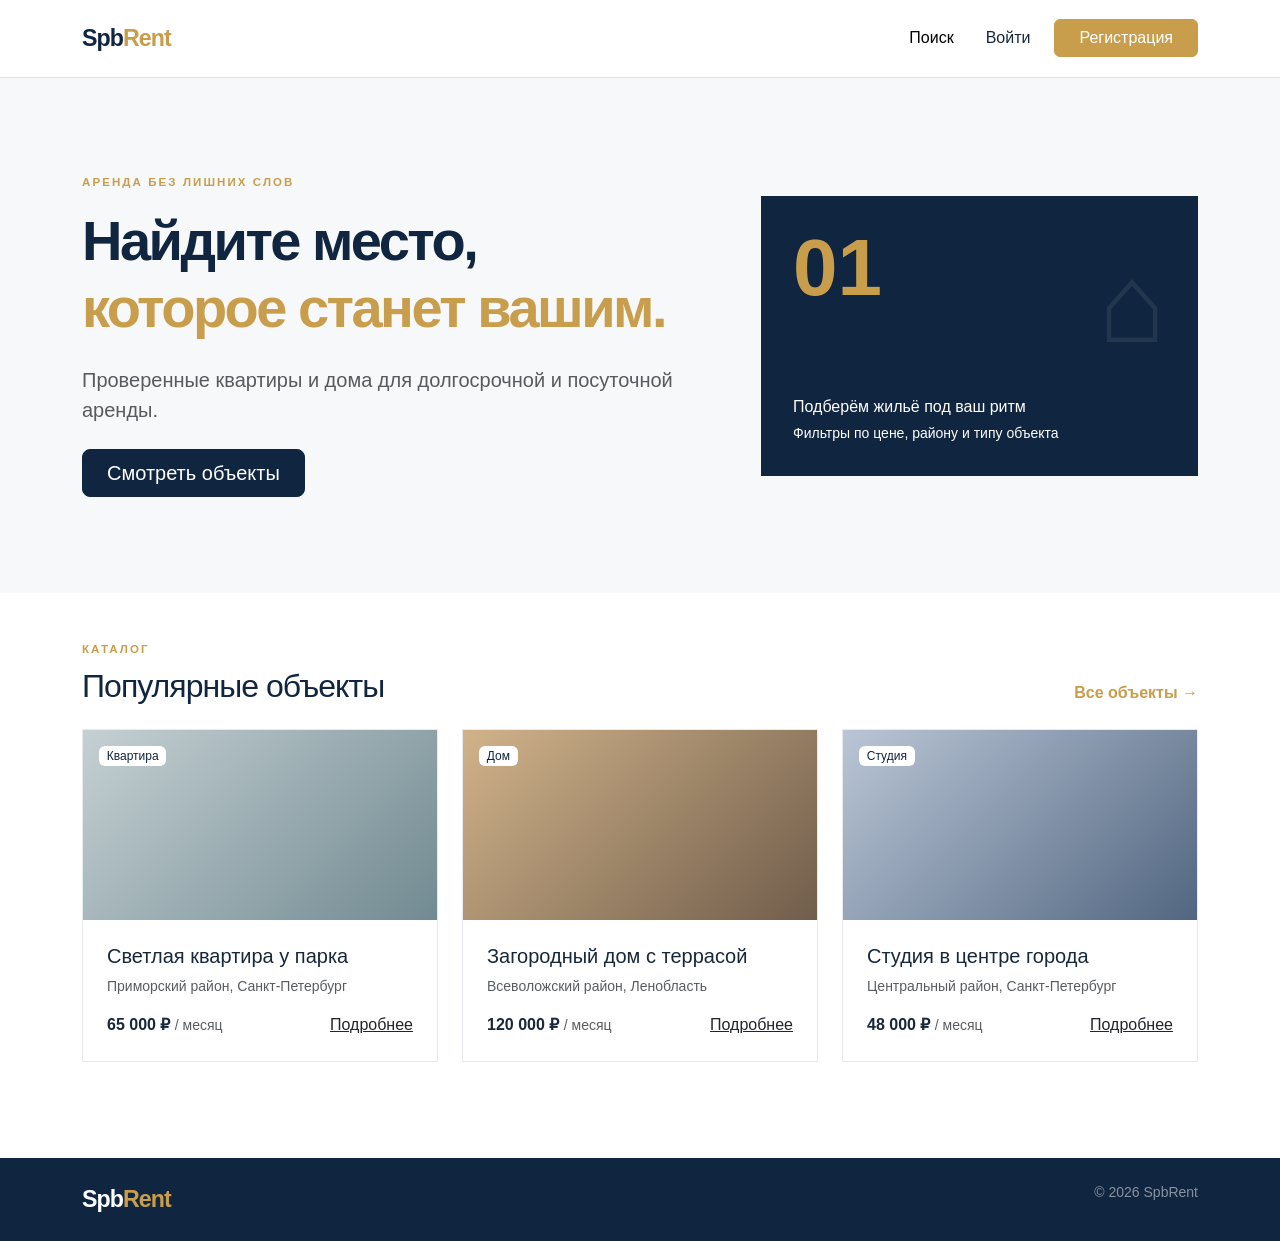
<file: labs/K3441/Михайлов_Юрий/lab1/index.html>
<!doctype html>
<html lang="ru">
<head>
  <meta charset="UTF-8">
  <meta name="viewport" content="width=device-width, initial-scale=1">
  <title>SpbRent — аренда недвижимости</title>
  <link href="https://cdn.jsdelivr.net/npm/bootstrap@5.3.3/dist/css/bootstrap.min.css" rel="stylesheet">
  <link rel="stylesheet" href="css/style.css">
</head>
<body>
  <nav class="navbar navbar-expand-lg bg-white border-bottom sticky-top">
    <div class="container py-2">
      <a class="navbar-brand brand" href="index.html">Spb<span>Rent</span></a>
      <button class="navbar-toggler" type="button" data-bs-toggle="collapse" data-bs-target="#mainNav" aria-label="Открыть меню">
        <span class="navbar-toggler-icon"></span>
      </button>
      <div class="collapse navbar-collapse" id="mainNav">
        <ul class="navbar-nav ms-auto align-items-lg-center gap-lg-3">
          <li class="nav-item"><a class="nav-link active" href="index.html">Поиск</a></li>
          <li class="nav-item"><a class="nav-link" href="login.html">Войти</a></li>
          <li class="nav-item"><a class="btn btn-gold px-4" href="register.html">Регистрация</a></li>
        </ul>
      </div>
    </div>
  </nav>

  <main>
    <section class="hero py-5">
      <div class="container py-lg-5">
        <div class="row align-items-center g-5">
          <div class="col-lg-7">
            <p class="eyebrow mb-3">АРЕНДА БЕЗ ЛИШНИХ СЛОВ</p>
            <h1 class="display-4 fw-bold mb-4">Найдите место,<br><span>которое станет вашим.</span></h1>
            <p class="lead text-muted mb-4">Проверенные квартиры и дома для долгосрочной и посуточной аренды.</p>
            <a class="btn btn-primary btn-lg px-4" href="#catalog">Смотреть объекты</a>
          </div>
          <div class="col-lg-5"><div class="hero-card"><div class="hero-card-number">01</div><p class="mb-1">Подберём жильё под ваш ритм</p><small>Фильтры по цене, району и типу объекта</small></div></div>
        </div>
      </div>
    </section>

    <section class="py-5" id="catalog">
      <div class="container">
        <div class="d-flex flex-wrap justify-content-between align-items-end gap-3 mb-4">
          <div><p class="eyebrow mb-2">КАТАЛОГ</p><h2 class="section-title mb-0">Популярные объекты</h2></div>
          <a class="link-gold" href="search.html">Все объекты →</a>
        </div>
        <div class="row g-4">
          <div class="col-md-4"><article class="property-card"><div class="property-image image-one"><span class="badge badge-soft">Квартира</span></div><div class="p-4"><h3 class="h5">Светлая квартира у парка</h3><p class="text-muted small mb-3">Приморский район, Санкт-Петербург</p><div class="d-flex justify-content-between"><strong>65 000 ₽ <small class="text-muted fw-normal">/ месяц</small></strong><a href="property.html" class="link-dark">Подробнее</a></div></div></article></div>
          <div class="col-md-4"><article class="property-card"><div class="property-image image-two"><span class="badge badge-soft">Дом</span></div><div class="p-4"><h3 class="h5">Загородный дом с террасой</h3><p class="text-muted small mb-3">Всеволожский район, Ленобласть</p><div class="d-flex justify-content-between"><strong>120 000 ₽ <small class="text-muted fw-normal">/ месяц</small></strong><a href="property.html" class="link-dark">Подробнее</a></div></div></article></div>
          <div class="col-md-4"><article class="property-card"><div class="property-image image-three"><span class="badge badge-soft">Студия</span></div><div class="p-4"><h3 class="h5">Студия в центре города</h3><p class="text-muted small mb-3">Центральный район, Санкт-Петербург</p><div class="d-flex justify-content-between"><strong>48 000 ₽ <small class="text-muted fw-normal">/ месяц</small></strong><a href="property.html" class="link-dark">Подробнее</a></div></div></article></div>
        </div>
      </div>
    </section>
  </main>

  <footer class="footer mt-5"><div class="container py-4 d-flex flex-wrap justify-content-between gap-3"><span class="brand text-white">Spb<span>Rent</span></span><span class="text-white-50 small">© 2026 SpbRent</span></div></footer>
  <script src="https://cdn.jsdelivr.net/npm/bootstrap@5.3.3/dist/js/bootstrap.bundle.min.js"></script>
</body>
</html>
</file>
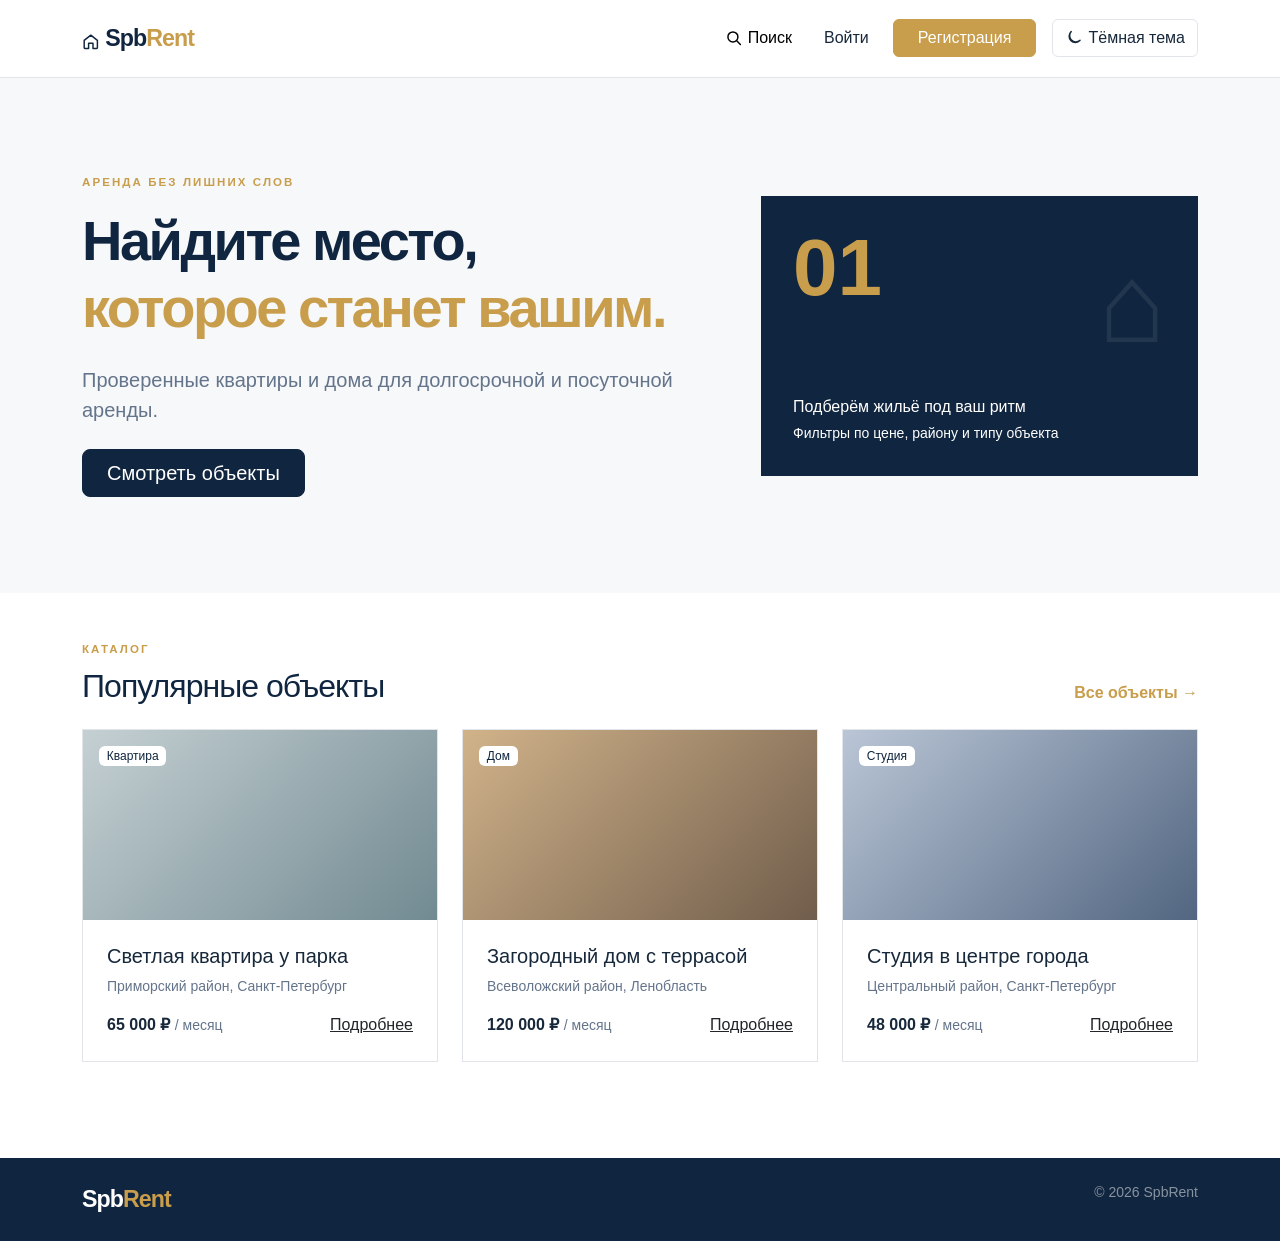
<file: labs/K3441/Михайлов_Юрий/lab2/index.html>
<!doctype html>
<html lang="ru">
<head>
  <meta charset="UTF-8">
  <meta name="viewport" content="width=device-width, initial-scale=1">
  <title>SpbRent — аренда недвижимости</title>
  <link href="https://cdn.jsdelivr.net/npm/bootstrap@5.3.3/dist/css/bootstrap.min.css" rel="stylesheet">
  <link rel="stylesheet" href="css/style.css">
</head>
<body>
  <nav aria-label="Основная навигация" class="navbar navbar-expand-lg bg-white border-bottom sticky-top">
    <div class="container py-2">
      <a class="navbar-brand brand" href="index.html">Spb<span>Rent</span></a>
      <button class="navbar-toggler" type="button" data-bs-toggle="collapse" data-bs-target="#mainNav" aria-controls="mainNav" aria-expanded="false" aria-label="Открыть меню">
        <span class="navbar-toggler-icon"></span>
      </button>
      <div class="collapse navbar-collapse" id="mainNav">
        <ul class="navbar-nav ms-auto align-items-lg-center gap-lg-3">
          <li class="nav-item"><a class="nav-link active" href="index.html">Поиск</a></li>
          <li class="nav-item"><a class="nav-link" href="login.html">Войти</a></li>
          <li class="nav-item"><a class="btn btn-gold px-4" href="register.html">Регистрация</a></li>
          <li class="nav-item d-none" data-auth-link><a class="nav-link" href="account.html">Личный кабинет</a></li>
          <li class="nav-item d-none" data-auth-link><a class="nav-link" href="#" data-logout>Выйти</a></li>
        </ul>
      </div>
    </div>
  </nav>

  <main>
    <section class="hero py-5">
      <div class="container py-lg-5">
        <div class="row align-items-center g-5">
          <div class="col-lg-7">
            <p class="eyebrow mb-3">АРЕНДА БЕЗ ЛИШНИХ СЛОВ</p>
            <h1 class="display-4 fw-bold mb-4">Найдите место,<br><span>которое станет вашим.</span></h1>
            <p class="lead text-muted mb-4">Проверенные квартиры и дома для долгосрочной и посуточной аренды.</p>
            <a class="btn btn-primary btn-lg px-4" href="#catalog">Смотреть объекты</a>
          </div>
          <div class="col-lg-5"><div class="hero-card"><div class="hero-card-number">01</div><p class="mb-1">Подберём жильё под ваш ритм</p><small>Фильтры по цене, району и типу объекта</small></div></div>
        </div>
      </div>
    </section>

    <section class="py-5" id="catalog">
      <div class="container">
        <div class="d-flex flex-wrap justify-content-between align-items-end gap-3 mb-4">
          <div><p class="eyebrow mb-2">КАТАЛОГ</p><h2 class="section-title mb-0">Популярные объекты</h2></div>
          <a class="link-gold" href="search.html">Все объекты →</a>
        </div>
        <div class="row g-4" id="homePropertyCatalog">
          <div class="col-md-4"><article class="property-card"><div class="property-image image-one"><span class="badge badge-soft">Квартира</span></div><div class="p-4"><h3 class="h5">Светлая квартира у парка</h3><p class="text-muted small mb-3">Приморский район, Санкт-Петербург</p><div class="d-flex justify-content-between"><strong>65 000 ₽ <small class="text-muted fw-normal">/ месяц</small></strong><a href="property.html" class="link-dark">Подробнее</a></div></div></article></div>
          <div class="col-md-4"><article class="property-card"><div class="property-image image-two"><span class="badge badge-soft">Дом</span></div><div class="p-4"><h3 class="h5">Загородный дом с террасой</h3><p class="text-muted small mb-3">Всеволожский район, Ленобласть</p><div class="d-flex justify-content-between"><strong>120 000 ₽ <small class="text-muted fw-normal">/ месяц</small></strong><a href="property.html" class="link-dark">Подробнее</a></div></div></article></div>
          <div class="col-md-4"><article class="property-card"><div class="property-image image-three"><span class="badge badge-soft">Студия</span></div><div class="p-4"><h3 class="h5">Студия в центре города</h3><p class="text-muted small mb-3">Центральный район, Санкт-Петербург</p><div class="d-flex justify-content-between"><strong>48 000 ₽ <small class="text-muted fw-normal">/ месяц</small></strong><a href="property.html" class="link-dark">Подробнее</a></div></div></article></div>
        </div>
      </div>
    </section>
  </main>

  <footer class="footer mt-5"><div class="container py-4 d-flex flex-wrap justify-content-between gap-3"><span class="brand text-white">Spb<span>Rent</span></span><span class="text-white-50 small">© 2026 SpbRent</span></div></footer>
  <script src="https://cdn.jsdelivr.net/npm/bootstrap@5.3.3/dist/js/bootstrap.bundle.min.js"></script>
  <script src="js/theme.js"></script><script src="js/api.js"></script><script src="js/auth.js"></script><script src="js/properties.js"></script><script src="js/messages.js"></script><script src="js/app.js"></script>
</body>
</html>
</file>
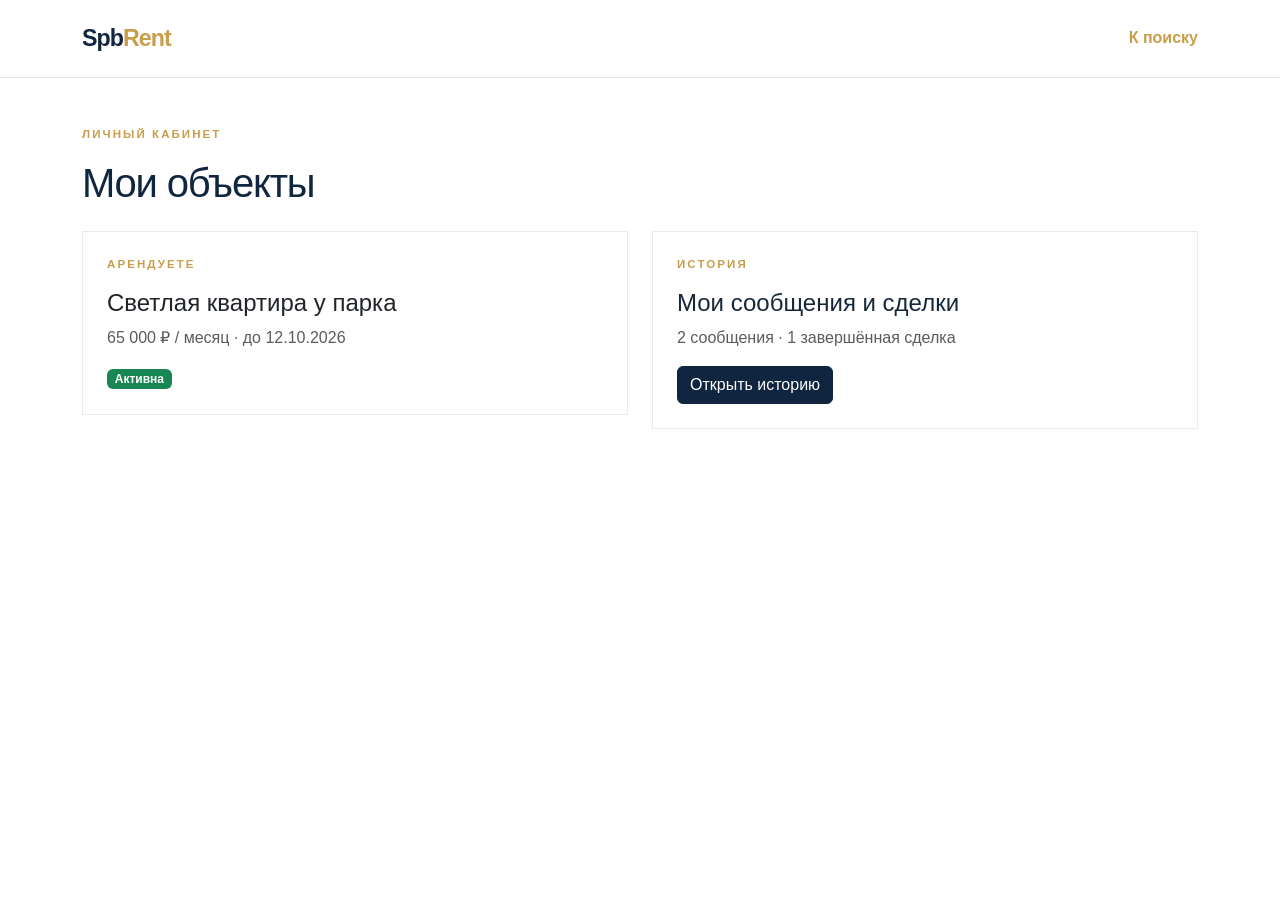
<file: labs/K3441/Михайлов_Юрий/lab1/account.html>
<!doctype html>
<html lang="ru">
<head>
    <meta charset="UTF-8">
    <meta name="viewport" content="width=device-width, initial-scale=1">
    <title>Личный кабинет — SpbRent</title>
    <link href="https://cdn.jsdelivr.net/npm/bootstrap@5.3.3/dist/css/bootstrap.min.css" rel="stylesheet">
    <link rel="stylesheet" href="css/style.css">
</head>
<body>
<nav class="navbar bg-white border-bottom">
    <div class="container py-2">
        <a class="navbar-brand brand" href="index.html">Spb<span>Rent</span></a>
        <a href="search.html" class="link-gold">К поиску</a>
    </div>
</nav>
<main class="container py-5">
    <p class="eyebrow">ЛИЧНЫЙ КАБИНЕТ</p>
    <h1 class="section-title mb-4">Мои объекты</h1>
    <div class="row g-4">
        <div class="col-md-6">
            <a href="transaction.html" class="property-card p-4 d-block text-decoration-none text-dark">
                <p class="eyebrow">АРЕНДУЕТЕ</p>
                <h2 class="h4">Светлая квартира у парка</h2>
                <p class="text-muted">65 000 ₽ / месяц · до 12.10.2026</p>
                <span class="badge text-bg-success">Активна</span>
            </a>
        </div>
        <div class="col-md-6">
            <div class="property-card p-4">
                <p class="eyebrow">ИСТОРИЯ</p>
                <h2 class="h4">Мои сообщения и сделки</h2>
                <p class="text-muted">2 сообщения · 1 завершённая сделка</p>
                <a href="messages.html" class="btn btn-primary">Открыть историю</a>
            </div>
        </div>
    </div>
</main>
</body>
</html>
</file>
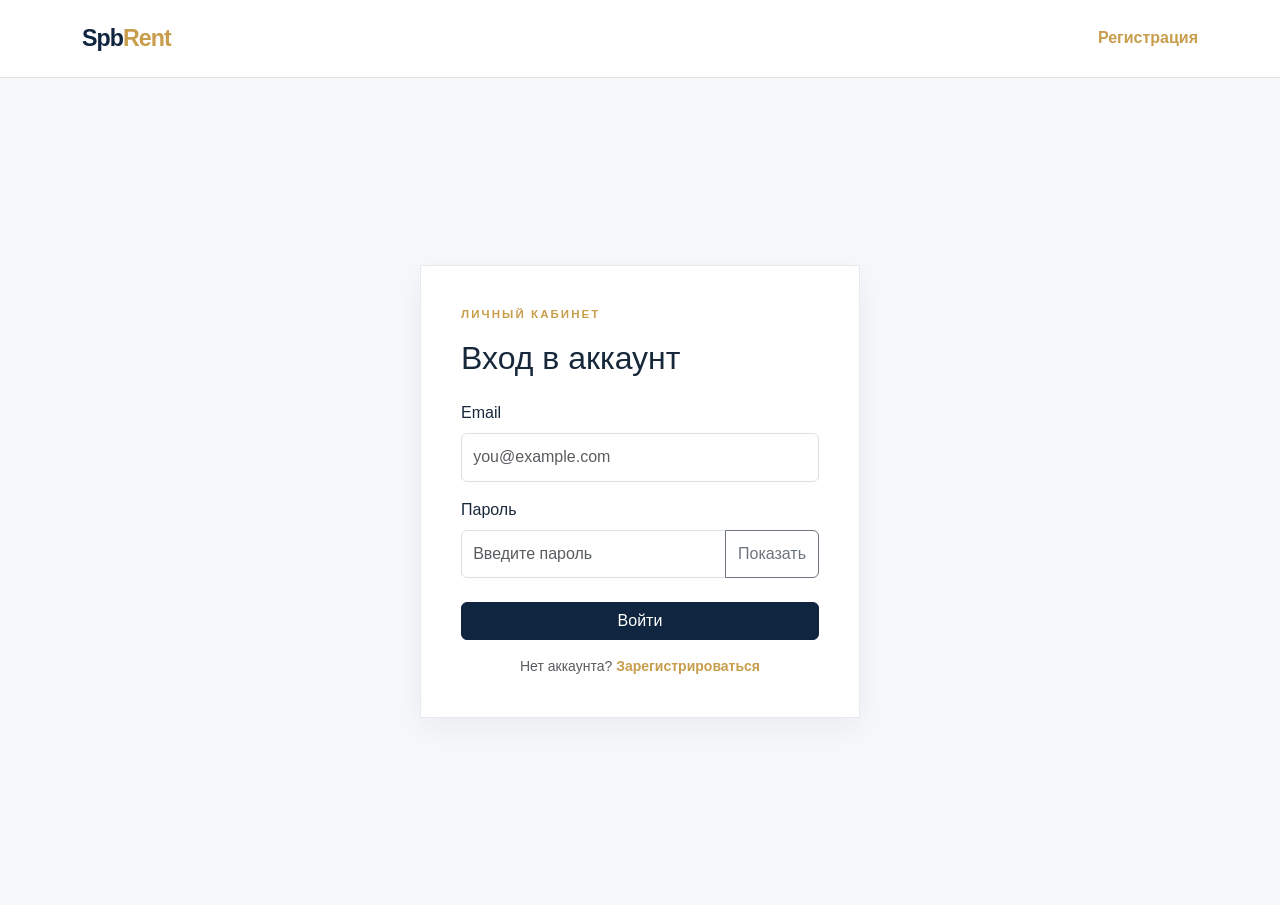
<file: labs/K3441/Михайлов_Юрий/lab1/login.html>
<!doctype html>
<html lang="ru">
<head>
    <meta charset="UTF-8">
    <meta name="viewport" content="width=device-width, initial-scale=1">
    <title>Вход — SpbRent</title>
    <link href="https://cdn.jsdelivr.net/npm/bootstrap@5.3.3/dist/css/bootstrap.min.css" rel="stylesheet">
    <link rel="stylesheet" href="css/style.css">
</head>
<body>
<nav class="navbar bg-white border-bottom">
    <div class="container py-2"><a class="navbar-brand brand" href="index.html">Spb<span>Rent</span></a><a
            href="register.html" class="link-gold">Регистрация</a></div>
</nav>
<main class="auth-wrap">
    <div class="auth-card"><p class="eyebrow">ЛИЧНЫЙ КАБИНЕТ</p>
        <h1 class="h2 mb-4">Вход в аккаунт</h1>
        <form id="loginForm"><label class="form-label">Email</label><input name="email" required
                                                                           class="form-control mb-3" type="email"
                                                                           placeholder="you@example.com"><label
                class="form-label">Пароль</label>
            <div class="input-group mb-4"><input id="password" name="password" required class="form-control"
                                                 type="password" placeholder="Введите пароль">
                <button class="btn btn-outline-secondary" type="button" data-toggle-password="#password">Показать
                </button>
            </div>
            <button class="btn btn-primary w-100 mb-3" type="submit">Войти</button>
            <p class="text-center small text-muted mb-0">Нет аккаунта? <a href="register.html" class="link-gold">Зарегистрироваться</a>
            </p></form>
    </div>
</main>
<script src="js/app.js"></script>
</body>
</html>
</file>
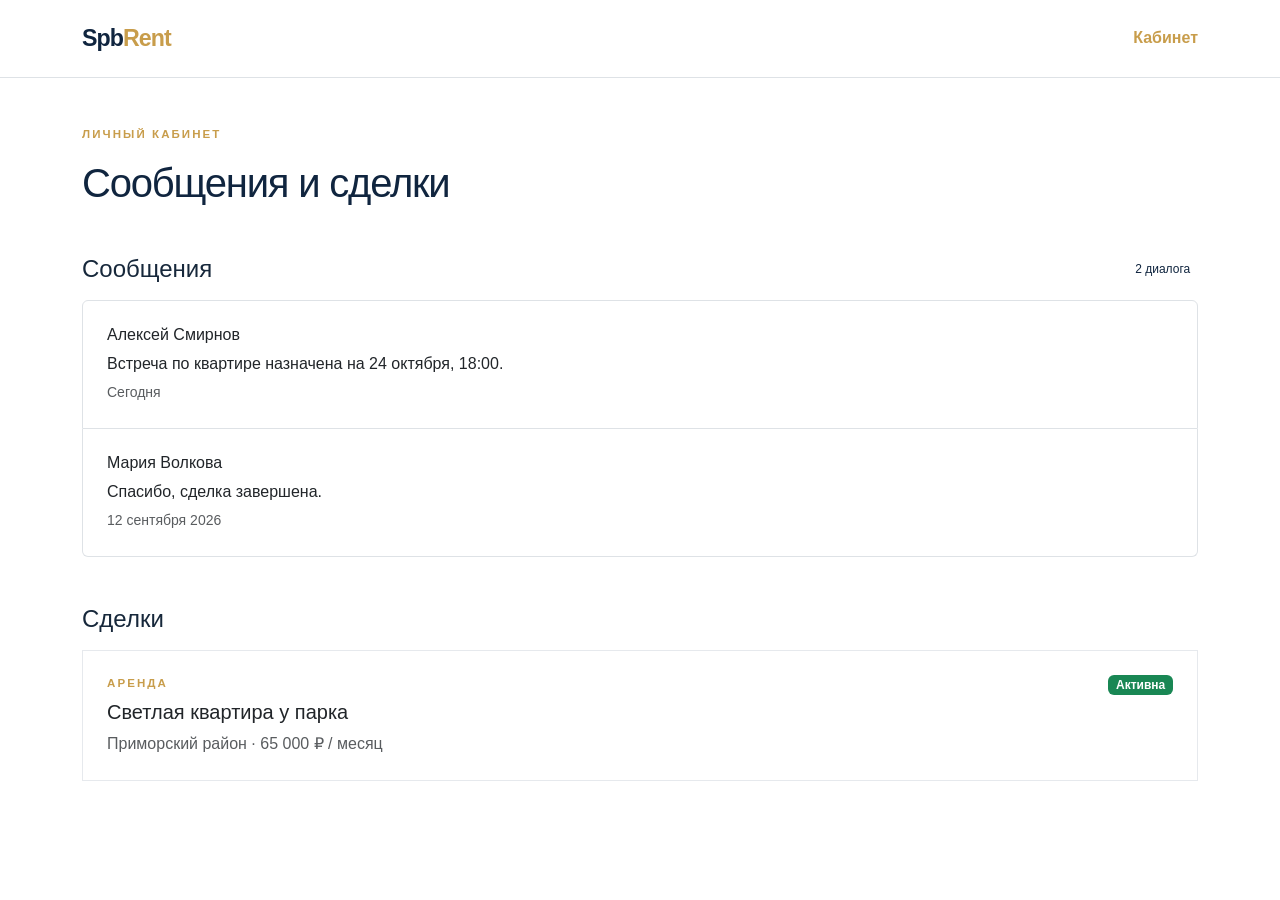
<file: labs/K3441/Михайлов_Юрий/lab1/messages.html>
<!doctype html>
<html lang="ru">
<head>
    <meta charset="UTF-8">
    <meta name="viewport" content="width=device-width, initial-scale=1">
    <title>Сообщения и сделки — SpbRent</title>
    <link href="https://cdn.jsdelivr.net/npm/bootstrap@5.3.3/dist/css/bootstrap.min.css" rel="stylesheet">
    <link rel="stylesheet" href="css/style.css">
</head>
<body>
<nav class="navbar bg-white border-bottom">
    <div class="container py-2"><a class="navbar-brand brand" href="index.html">Spb<span>Rent</span></a><a
            href="account.html" class="link-gold">Кабинет</a></div>
</nav>
<main class="container py-5"><p class="eyebrow">ЛИЧНЫЙ КАБИНЕТ</p>
    <h1 class="section-title mb-5">Сообщения и сделки</h1>
    <section class="mb-5">
        <div class="d-flex justify-content-between align-items-center mb-3"><h2 class="h4 mb-0">Сообщения</h2><span
                class="badge badge-soft">2 диалога</span></div>
        <div id="messageList" class="list-group">
            <div class="list-group-item p-4"><h3 class="h6">Алексей Смирнов</h3>
                <p class="mb-1">Встреча по квартире назначена на 24 октября, 18:00.</p><small
                        class="text-muted">Сегодня</small></div>
            <div class="list-group-item p-4"><h3 class="h6">Мария Волкова</h3>
                <p class="mb-1">Спасибо, сделка завершена.</p><small class="text-muted">12 сентября 2026</small></div>
        </div>
    </section>
    <section><h2 class="h4 mb-3">Сделки</h2><a class="property-card d-block text-decoration-none text-dark p-4"
                                               href="transaction.html">
        <div class="d-flex justify-content-between align-items-start">
            <div><p class="eyebrow mb-2">АРЕНДА</p>
                <h3 class="h5">Светлая квартира у парка</h3>
                <p class="text-muted mb-0">Приморский район · 65 000 ₽ / месяц</p></div>
            <span class="badge text-bg-success">Активна</span></div>
    </a></section>
</main>
<script src="js/app.js"></script>
</body>
</html>
</file>
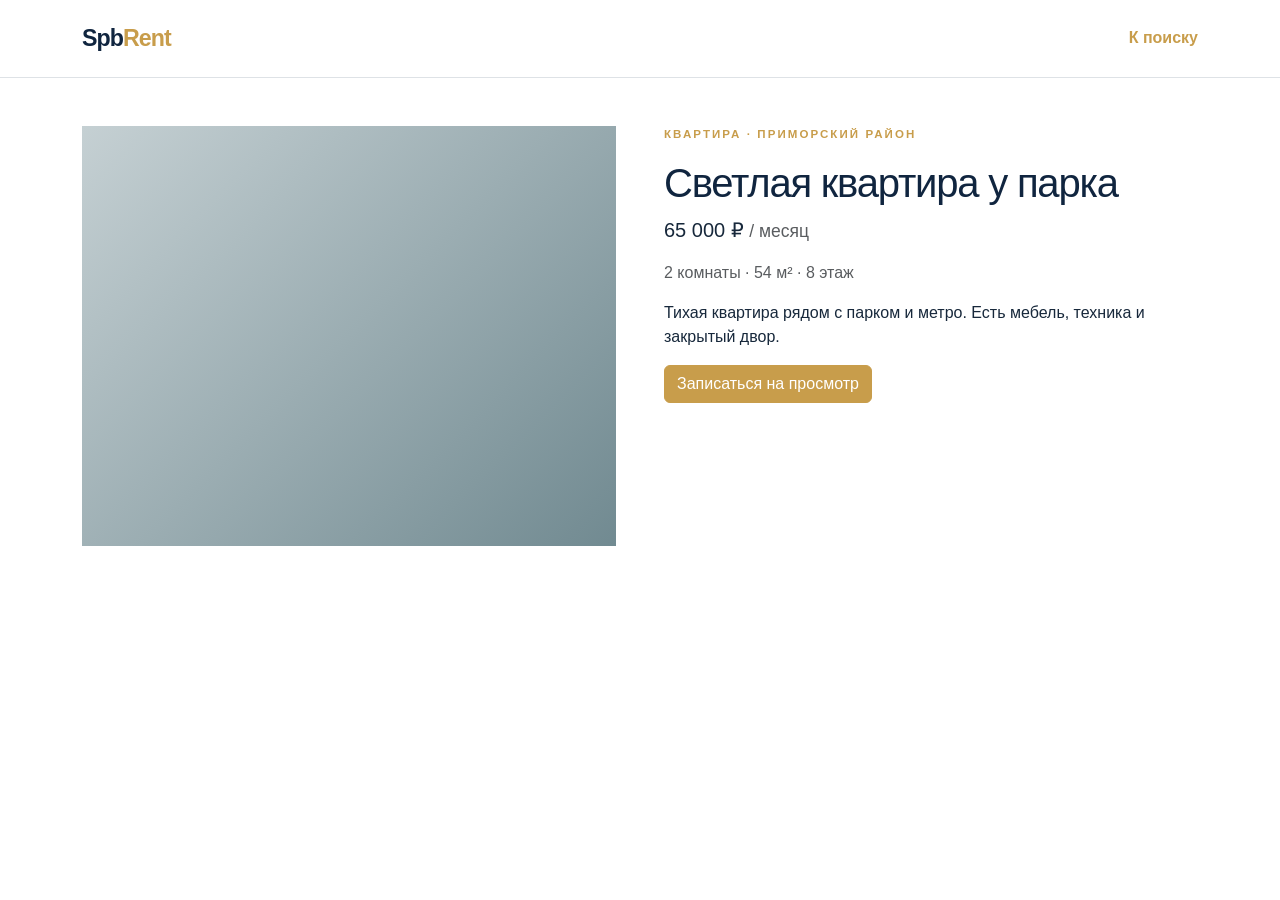
<file: labs/K3441/Михайлов_Юрий/lab1/property.html>
<!doctype html>
<html lang="ru">
<head>
    <meta charset="UTF-8">
    <meta name="viewport" content="width=device-width, initial-scale=1">
    <title>Объект — SpbRent</title>
    <link href="https://cdn.jsdelivr.net/npm/bootstrap@5.3.3/dist/css/bootstrap.min.css" rel="stylesheet">
    <link rel="stylesheet" href="css/style.css">
</head>
<body>
<nav class="navbar bg-white border-bottom">
    <div class="container py-2"><a class="navbar-brand brand" href="index.html">Spb<span>Rent</span></a><a
            href="search.html" class="link-gold">К поиску</a></div>
</nav>
<main class="container py-5">
    <div class="row g-5 align-items-start">
        <div class="col-lg-6">
            <div class="property-image image-one detail-image"></div>
        </div>
        <div class="col-lg-6"><p class="eyebrow">КВАРТИРА · ПРИМОРСКИЙ РАЙОН</p>
            <h1 class="section-title">Светлая квартира у парка</h1>
            <p class="lead">65 000 ₽ <small class="text-muted">/ месяц</small></p>
            <p class="text-muted">2 комнаты · 54 м² · 8 этаж</p>
            <p>Тихая квартира рядом с парком и метро. Есть мебель, техника и закрытый двор.</p>
            <button class="btn btn-gold" data-bs-toggle="modal" data-bs-target="#requestModal">Записаться на просмотр
            </button>
            <p id="requestResult" class="text-success mt-3"></p></div>
    </div>
</main>
<div class="modal fade" id="requestModal" tabindex="-1">
    <div class="modal-dialog">
        <div class="modal-content">
            <div class="modal-header"><h2 class="h5 modal-title">Заявка на просмотр</h2>
                <button class="btn-close" data-bs-dismiss="modal"></button>
            </div>
            <form id="requestForm">
                <div class="modal-body"><input class="form-control mb-3" required placeholder="Ваше имя"><input
                        class="form-control" type="tel" required placeholder="Телефон"></div>
                <div class="modal-footer">
                    <button class="btn btn-primary" type="submit">Отправить</button>
                </div>
            </form>
        </div>
    </div>
</div>
<script src="https://cdn.jsdelivr.net/npm/bootstrap@5.3.3/dist/js/bootstrap.bundle.min.js"></script>
<script src="js/app.js"></script>
</body>
</html>
</file>
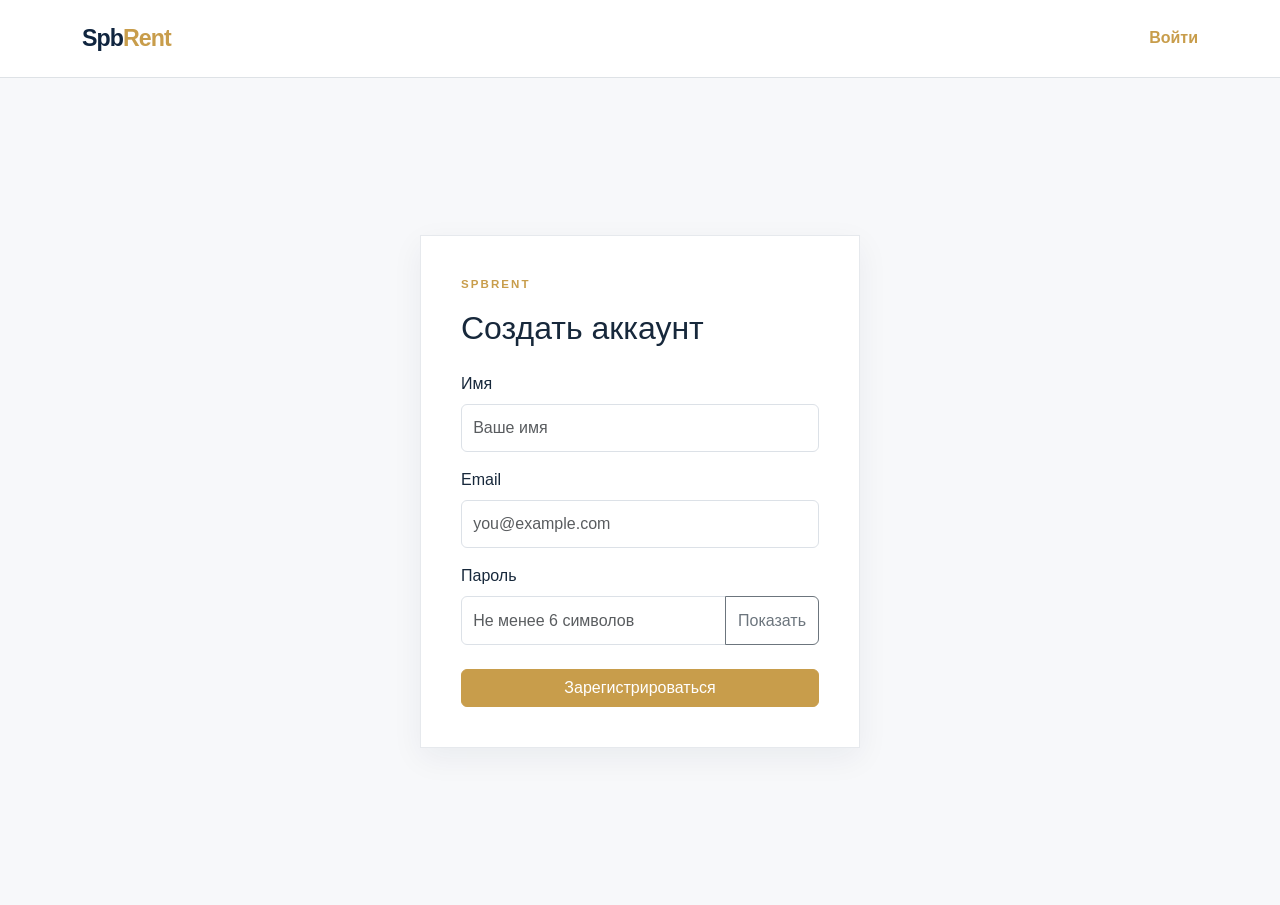
<file: labs/K3441/Михайлов_Юрий/lab1/register.html>
<!doctype html>
<html lang="ru">
<head>
    <meta charset="UTF-8">
    <meta name="viewport" content="width=device-width, initial-scale=1">
    <title>Регистрация — SpbRent</title>
    <link href="https://cdn.jsdelivr.net/npm/bootstrap@5.3.3/dist/css/bootstrap.min.css" rel="stylesheet">
    <link rel="stylesheet" href="css/style.css">
</head>
<body>
<nav class="navbar bg-white border-bottom">
    <div class="container py-2"><a class="navbar-brand brand" href="index.html">Spb<span>Rent</span></a><a
            href="login.html" class="link-gold">Войти</a></div>
</nav>
<main class="auth-wrap">
    <div class="auth-card"><p class="eyebrow">SPBRENT</p>
        <h1 class="h2 mb-4">Создать аккаунт</h1>
        <form id="registerForm"><label class="form-label">Имя</label><input name="name" required
                                                                            class="form-control mb-3" type="text"
                                                                            placeholder="Ваше имя"><label
                class="form-label">Email</label><input name="email" required class="form-control mb-3" type="email"
                                                       placeholder="you@example.com"><label
                class="form-label">Пароль</label>
            <div class="input-group mb-4"><input id="password" name="password" required class="form-control"
                                                 type="password" placeholder="Не менее 6 символов">
                <button class="btn btn-outline-secondary" type="button" data-toggle-password="#password">Показать
                </button>
            </div>
            <button class="btn btn-gold w-100" type="submit">Зарегистрироваться</button>
        </form>
    </div>
</main>
<script src="js/app.js"></script>
</body>
</html>
</file>
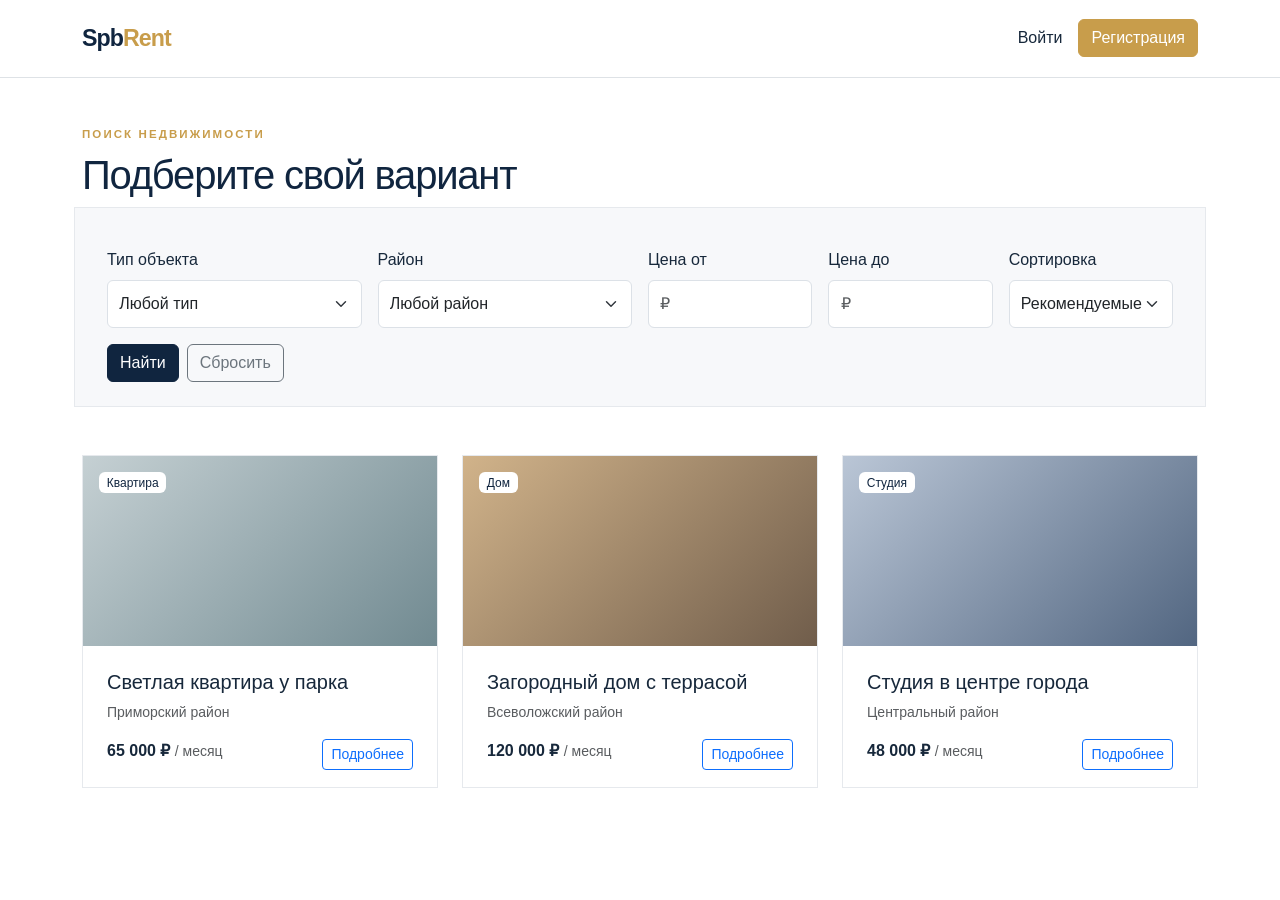
<file: labs/K3441/Михайлов_Юрий/lab1/search.html>
<!doctype html>
<html lang="ru">
<head>
    <meta charset="UTF-8">
    <meta name="viewport" content="width=device-width, initial-scale=1">
    <title>Поиск — SpbRent</title>
    <link href="https://cdn.jsdelivr.net/npm/bootstrap@5.3.3/dist/css/bootstrap.min.css" rel="stylesheet">
    <link rel="stylesheet" href="css/style.css">
</head>
<body>
<nav class="navbar bg-white border-bottom">
    <div class="container py-2"><a class="navbar-brand brand" href="index.html">Spb<span>Rent</span></a>
        <div class="ms-auto"><a class="nav-link d-inline-block me-3" href="login.html">Войти</a><a class="btn btn-gold"
                                                                                                   href="register.html">Регистрация</a>
        </div>
    </div>
</nav>
<main class="container py-5"><p class="eyebrow mb-2">ПОИСК НЕДВИЖИМОСТИ</p>
    <h1 class="section-title mb-4">Подберите свой вариант</h1>
    <form id="filterForm" class="filter-box row g-3 mb-5">
        <div class="col-md-3"><label class="form-label">Тип объекта</label><select id="typeFilter" class="form-select">
            <option>Любой тип</option>
            <option>Квартира</option>
            <option>Дом</option>
            <option>Студия</option>
        </select></div>
        <div class="col-md-3"><label class="form-label">Район</label><select id="locationFilter" class="form-select">
            <option>Любой район</option>
            <option>Центральный</option>
            <option>Приморский</option>
        </select></div>
        <div class="col-md-2"><label class="form-label">Цена от</label><input id="priceFilter" class="form-control"
                                                                              type="number" placeholder="₽"></div>
        <div class="col-md-2"><label class="form-label">Цена до</label><input id="priceFilter" class="form-control"
                                                                              type="number" placeholder="₽"></div>
        <div class="col-md-2"><label class="form-label">Сортировка</label><select id="sortFilter" class="form-select">
            <option value="default">Рекомендуемые</option>
            <option value="cheap">Сначала дешевле</option>
            <option value="expensive">Сначала дороже</option>
        </select></div>
        <div class="col-md-2 d-flex align-items-end gap-2">
            <button class="btn btn-primary flex-grow-1" type="submit">Найти</button>
            <button id="resetFilter" class="btn btn-outline-secondary" type="button">Сбросить</button>
        </div>
    </form>
    <div class="row g-4">
        <div class="property-column col-md-6 col-lg-4">
            <article class="property-card" data-type="Квартира" data-location="Приморский" data-price="65000">
                <div class="property-image image-one"><span class="badge badge-soft">Квартира</span></div>
                <div class="p-4"><h2 class="h5">Светлая квартира у парка</h2>
                    <p class="text-muted small">Приморский район</p><strong>65 000 ₽ <small
                            class="text-muted fw-normal">/ месяц</small></strong><a
                            class="btn btn-outline-primary btn-sm float-end" href="property.html">Подробнее</a></div>
            </article>
        </div>
        <div class="property-column col-md-6 col-lg-4">
            <article class="property-card" data-type="Дом" data-location="Всеволожский" data-price="120000">
                <div class="property-image image-two"><span class="badge badge-soft">Дом</span></div>
                <div class="p-4"><h2 class="h5">Загородный дом с террасой</h2>
                    <p class="text-muted small">Всеволожский район</p><strong>120 000 ₽ <small
                            class="text-muted fw-normal">/ месяц</small></strong><a
                            class="btn btn-outline-primary btn-sm float-end" href="property.html">Подробнее</a></div>
            </article>
        </div>
        <div class="property-column col-md-6 col-lg-4">
            <article class="property-card" data-type="Студия" data-location="Центральный" data-price="48000">
                <div class="property-image image-three"><span class="badge badge-soft">Студия</span></div>
                <div class="p-4"><h2 class="h5">Студия в центре города</h2>
                    <p class="text-muted small">Центральный район</p><strong>48 000 ₽ <small
                            class="text-muted fw-normal">/ месяц</small></strong><a
                            class="btn btn-outline-primary btn-sm float-end" href="property.html">Подробнее</a></div>
            </article>
        </div>
    </div>
</main>
<script src="js/app.js"></script>
</body>
</html>
</file>
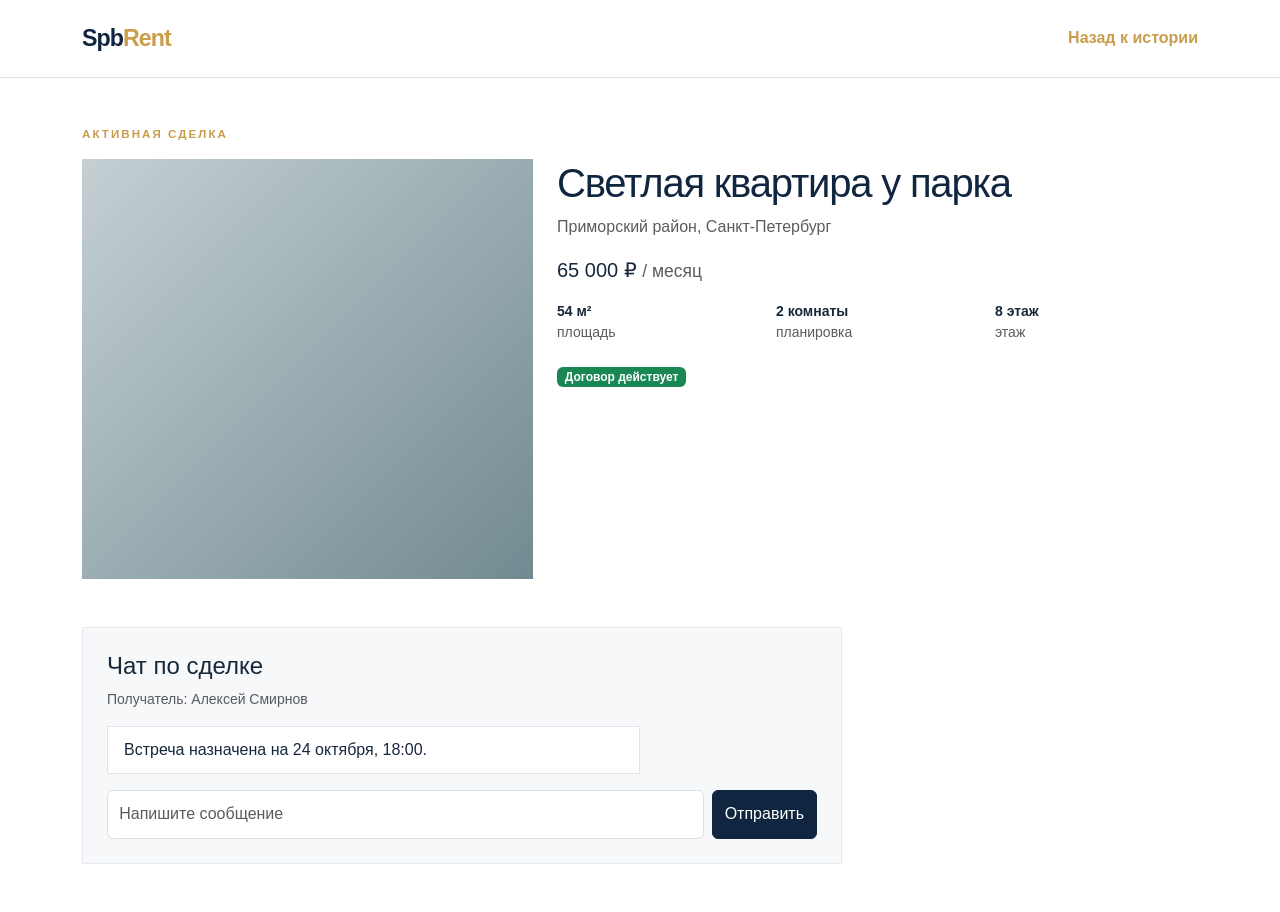
<file: labs/K3441/Михайлов_Юрий/lab1/transaction.html>
<!doctype html>
<html lang="ru">
<head>
    <meta charset="UTF-8">
    <meta name="viewport" content="width=device-width, initial-scale=1">
    <title>Сделка — SpbRent</title>
    <link href="https://cdn.jsdelivr.net/npm/bootstrap@5.3.3/dist/css/bootstrap.min.css" rel="stylesheet">
    <link rel="stylesheet" href="css/style.css">
</head>
<body>
<nav class="navbar bg-white border-bottom">
    <div class="container py-2"><a class="navbar-brand brand" href="index.html">Spb<span>Rent</span></a><a
            href="messages.html" class="link-gold">Назад к истории</a></div>
</nav>
<main class="container py-5"><p class="eyebrow">АКТИВНАЯ СДЕЛКА</p>
    <div class="row g-4 mb-5">
        <div class="col-md-5">
            <div class="property-image image-one detail-image"></div>
        </div>
        <div class="col-md-7"><h1 class="section-title">Светлая квартира у парка</h1>
            <p class="text-muted">Приморский район, Санкт-Петербург</p>
            <p class="lead">65 000 ₽ <small class="text-muted">/ месяц</small></p>
            <div class="row g-3 small">
                <div class="col-4"><strong>54 м²</strong><br><span class="text-muted">площадь</span></div>
                <div class="col-4"><strong>2 комнаты</strong><br><span class="text-muted">планировка</span></div>
                <div class="col-4"><strong>8 этаж</strong><br><span class="text-muted">этаж</span></div>
            </div>
            <span class="badge text-bg-success mt-4">Договор действует</span></div>
    </div>
    <section class="chat-box"><h2 class="h4">Чат по сделке</h2>
        <p class="small text-muted">Получатель: Алексей Смирнов</p>
        <div id="transactionMessages" class="chat-history mb-3">
            <div class="chat-message">Встреча назначена на 24 октября, 18:00.</div>
        </div>
        <form id="transactionMessageForm" class="d-flex gap-2"><input id="transactionMessageText" class="form-control"
                                                                      required placeholder="Напишите сообщение">
            <button class="btn btn-primary" type="submit">Отправить</button>
        </form>
    </section>
</main>
<script src="js/app.js"></script>
<script>document.querySelector('#transactionMessageForm').addEventListener('submit', function (e) {
    e.preventDefault();
    const input = document.querySelector('#transactionMessageText');
    const box = document.querySelector('#transactionMessages');
    const item = document.createElement('div');
    item.className = 'chat-message chat-message-own';
    item.textContent = input.value;
    box.appendChild(item);
    input.value = '';
});</script>
</body>
</html>
</file>
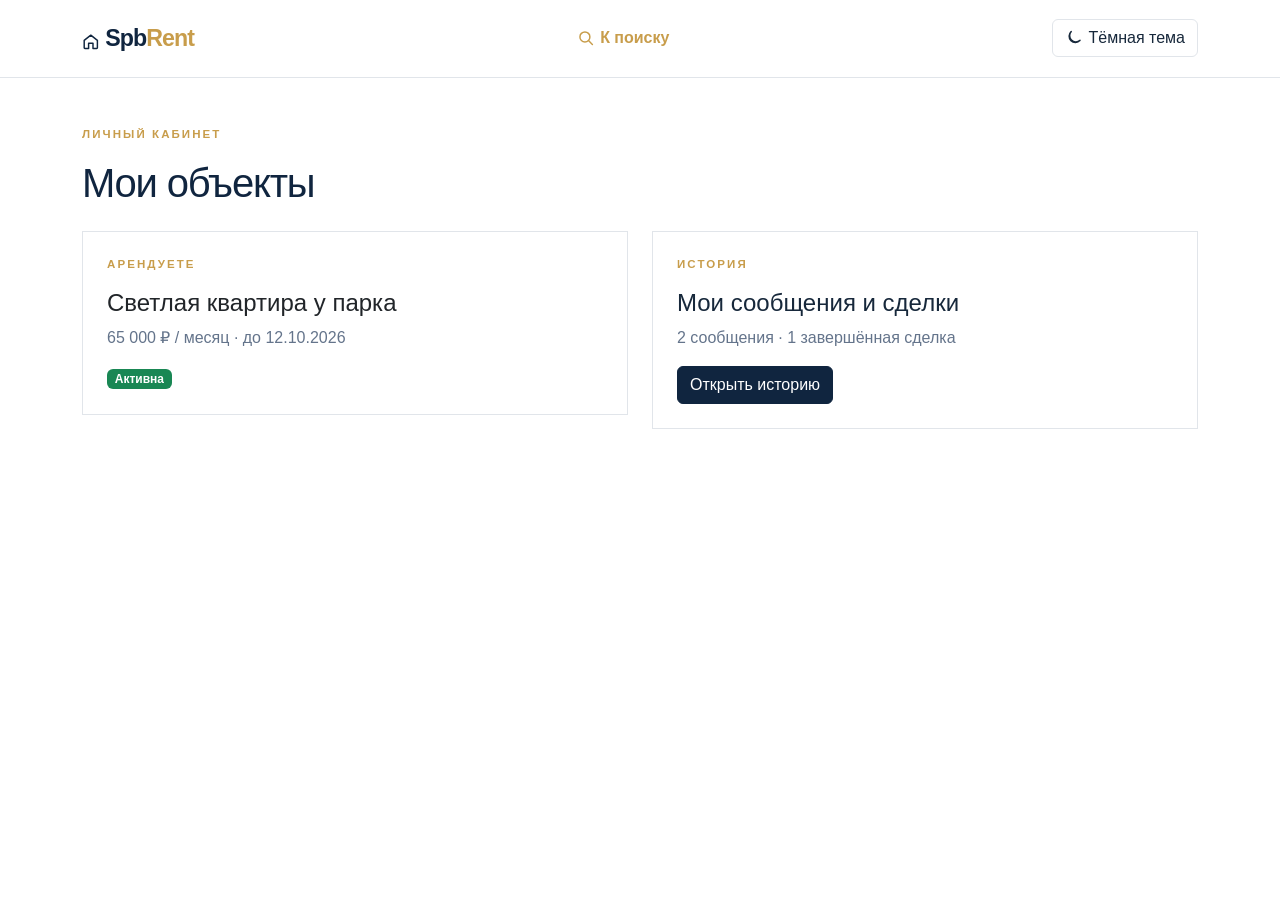
<file: labs/K3441/Михайлов_Юрий/lab2/account.html>
<!doctype html>
<html lang="ru">
<head>
    <meta charset="UTF-8">
    <meta name="viewport" content="width=device-width, initial-scale=1">
    <title>Личный кабинет — SpbRent</title>
    <link href="https://cdn.jsdelivr.net/npm/bootstrap@5.3.3/dist/css/bootstrap.min.css" rel="stylesheet">
    <link rel="stylesheet" href="css/style.css">
</head>
<body>
<nav aria-label="Основная навигация" class="navbar bg-white border-bottom">
    <div class="container py-2">
        <a class="navbar-brand brand" href="index.html">Spb<span>Rent</span></a>
        <a href="search.html" class="link-gold">К поиску</a>
        <a href="#" class="link-gold ms-3" data-logout>Выйти</a>
    </div>
</nav>
<main class="container py-5">
    <p class="eyebrow">ЛИЧНЫЙ КАБИНЕТ</p>
    <h1 class="section-title mb-4">Мои объекты</h1>
    <div class="row g-4">
        <div class="col-md-6">
            <a href="transaction.html" class="property-card p-4 d-block text-decoration-none text-dark">
                <p class="eyebrow">АРЕНДУЕТЕ</p>
                <h2 class="h4">Светлая квартира у парка</h2>
                <p class="text-muted">65 000 ₽ / месяц · до 12.10.2026</p>
                <span class="badge text-bg-success">Активна</span>
            </a>
        </div>
        <div class="col-md-6">
            <div class="property-card p-4">
                <p class="eyebrow">ИСТОРИЯ</p>
                <h2 class="h4">Мои сообщения и сделки</h2>
                <p class="text-muted">2 сообщения · 1 завершённая сделка</p>
                <a href="messages.html" class="btn btn-primary">Открыть историю</a>
            </div>
        </div>
    </div>
</main>
<script src="js/theme.js"></script><script src="js/api.js"></script><script src="js/auth.js"></script><script src="js/properties.js"></script><script src="js/messages.js"></script><script src="js/app.js"></script>
</body>
</html>
</file>
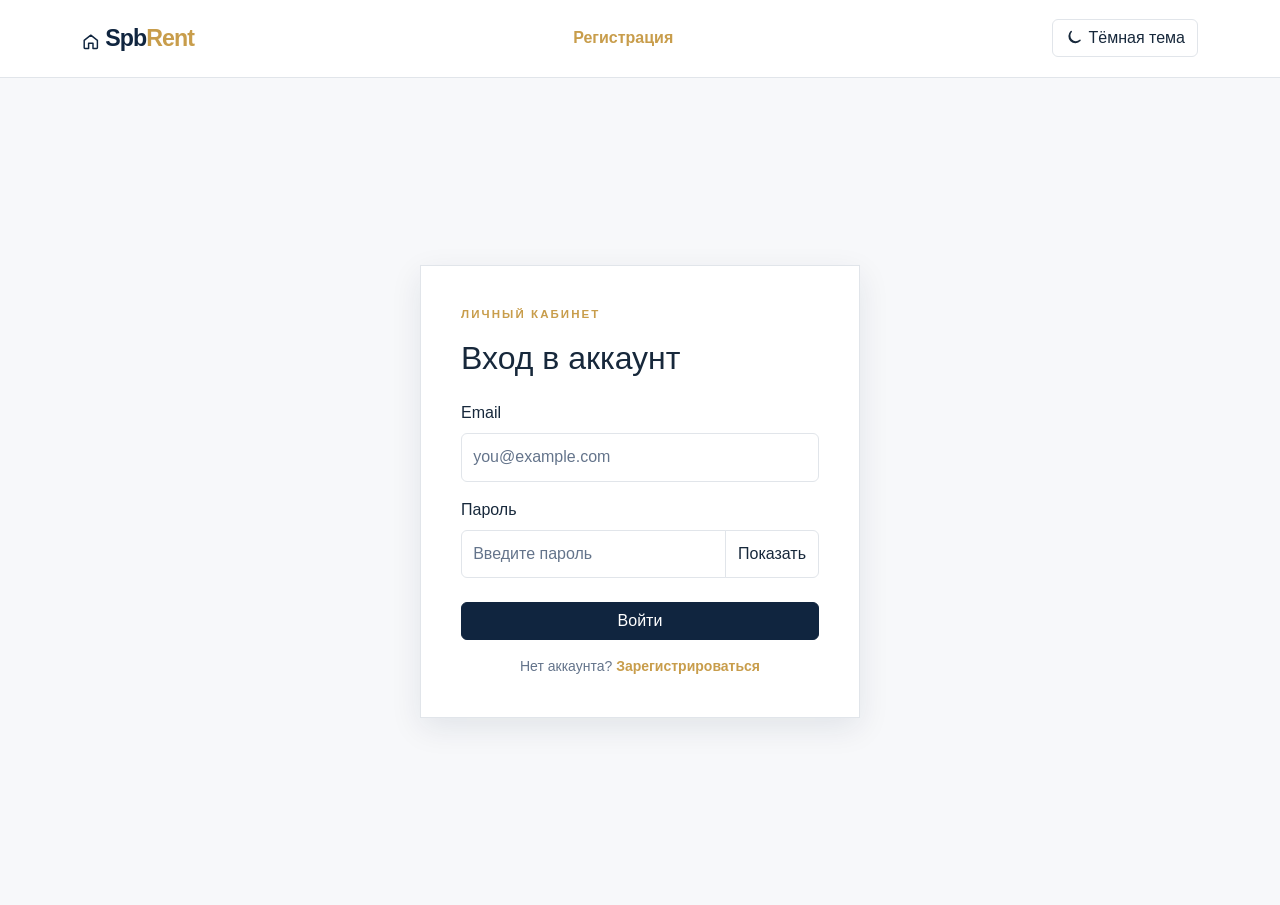
<file: labs/K3441/Михайлов_Юрий/lab2/login.html>
<!doctype html>
<html lang="ru">
<head>
    <meta charset="UTF-8">
    <meta name="viewport" content="width=device-width, initial-scale=1">
    <title>Вход — SpbRent</title>
    <link href="https://cdn.jsdelivr.net/npm/bootstrap@5.3.3/dist/css/bootstrap.min.css" rel="stylesheet">
    <link rel="stylesheet" href="css/style.css">
</head>
<body>
<nav aria-label="Основная навигация" class="navbar bg-white border-bottom">
    <div class="container py-2"><a class="navbar-brand brand" href="index.html">Spb<span>Rent</span></a><a
            href="register.html" class="link-gold">Регистрация</a><a href="account.html" class="link-gold ms-3 d-none" data-auth-link>Личный кабинет</a><a href="#" class="link-gold ms-3 d-none" data-logout>Выйти</a></div>
</nav>
<main class="auth-wrap">
    <div class="auth-card"><p class="eyebrow">ЛИЧНЫЙ КАБИНЕТ</p>
        <h1 class="h2 mb-4">Вход в аккаунт</h1>
        <form id="loginForm"><label class="form-label" for="loginEmail">Email</label><input id="loginEmail" name="email" autocomplete="email" required
                                                                           class="form-control mb-3" type="email"
                                                                           placeholder="you@example.com"><label
                class="form-label" for="password">Пароль</label>
            <div class="input-group mb-4"><input id="password" name="password" required class="form-control"
                                                 type="password" placeholder="Введите пароль">
                <button class="btn btn-outline-secondary" type="button" aria-controls="password" data-toggle-password="#password">Показать
                </button>
            </div>
            <button class="btn btn-primary w-100 mb-3" type="submit">Войти</button>
            <p class="text-center small text-muted mb-0">Нет аккаунта? <a href="register.html" class="link-gold">Зарегистрироваться</a>
            </p></form>
    </div>
</main>
<script src="js/theme.js"></script><script src="js/api.js"></script><script src="js/auth.js"></script><script src="js/properties.js"></script><script src="js/messages.js"></script><script src="js/app.js"></script>
</body>
</html>
</file>
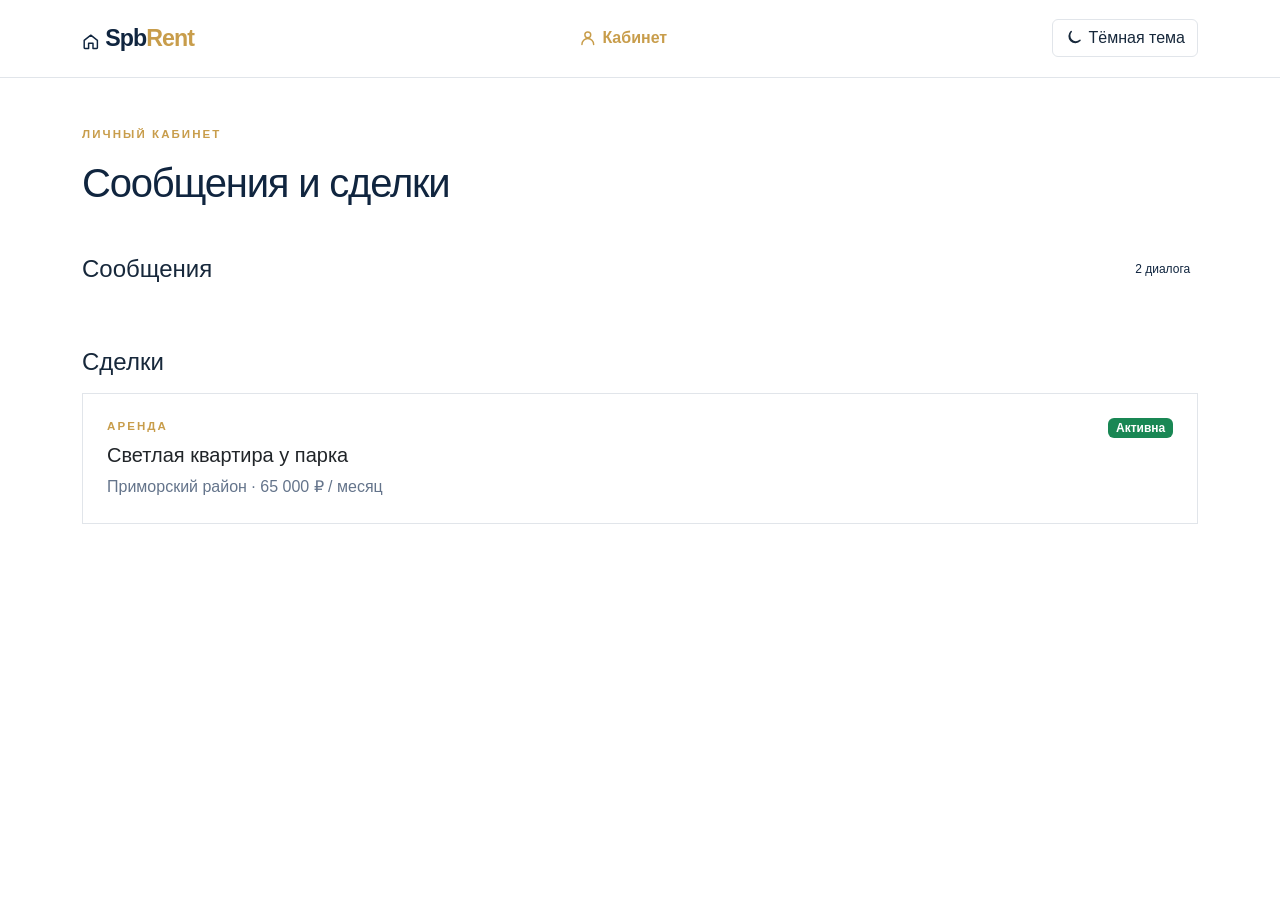
<file: labs/K3441/Михайлов_Юрий/lab2/messages.html>
<!doctype html>
<html lang="ru">
<head>
    <meta charset="UTF-8">
    <meta name="viewport" content="width=device-width, initial-scale=1">
    <title>Сообщения и сделки — SpbRent</title>
    <link href="https://cdn.jsdelivr.net/npm/bootstrap@5.3.3/dist/css/bootstrap.min.css" rel="stylesheet">
    <link rel="stylesheet" href="css/style.css">
</head>
<body>
<nav aria-label="Основная навигация" class="navbar bg-white border-bottom">
    <div class="container py-2"><a class="navbar-brand brand" href="index.html">Spb<span>Rent</span></a><a
            href="account.html" class="link-gold">Кабинет</a><a href="#" class="link-gold ms-3" data-logout>Выйти</a></div>
</nav>
<main class="container py-5"><p class="eyebrow">ЛИЧНЫЙ КАБИНЕТ</p>
    <h1 class="section-title mb-5">Сообщения и сделки</h1>
    <section class="mb-5">
        <div class="d-flex justify-content-between align-items-center mb-3"><h2 class="h4 mb-0">Сообщения</h2><span
                class="badge badge-soft">2 диалога</span></div>
        <div id="messageList" class="list-group">
        </div>
    </section>
    <section><h2 class="h4 mb-3">Сделки</h2><a class="property-card d-block text-decoration-none text-dark p-4"
                                               href="transaction.html">
        <div class="d-flex justify-content-between align-items-start">
            <div><p class="eyebrow mb-2">АРЕНДА</p>
                <h3 class="h5">Светлая квартира у парка</h3>
                <p class="text-muted mb-0">Приморский район · 65 000 ₽ / месяц</p></div>
            <span class="badge text-bg-success">Активна</span></div>
    </a></section>
</main>
<script src="js/theme.js"></script><script src="js/api.js"></script><script src="js/auth.js"></script><script src="js/properties.js"></script><script src="js/messages.js"></script><script src="js/app.js"></script>
</body>
</html>
</file>
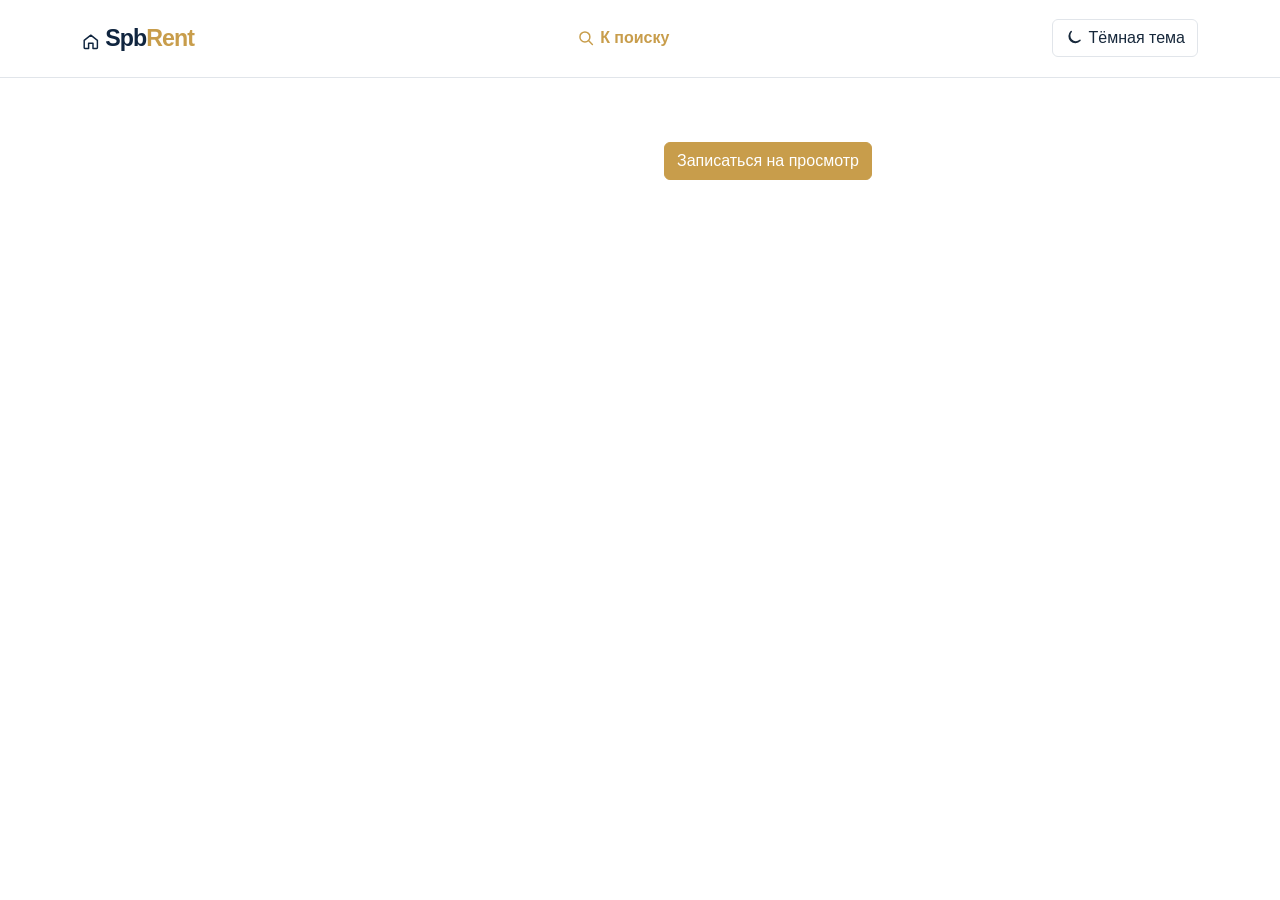
<file: labs/K3441/Михайлов_Юрий/lab2/property.html>
<!doctype html>
<html lang="ru">
<head>
    <meta charset="UTF-8">
    <meta name="viewport" content="width=device-width, initial-scale=1">
    <title>Объект — SpbRent</title>
    <link href="https://cdn.jsdelivr.net/npm/bootstrap@5.3.3/dist/css/bootstrap.min.css" rel="stylesheet">
    <link rel="stylesheet" href="css/style.css">
</head>
<body>
<nav aria-label="Основная навигация" class="navbar bg-white border-bottom">
    <div class="container py-2"><a class="navbar-brand brand" href="index.html">Spb<span>Rent</span></a><a
            href="search.html" class="link-gold">К поиску</a><a href="account.html" class="link-gold ms-3 d-none" data-auth-link>Личный кабинет</a><a href="#" class="link-gold ms-3 d-none" data-logout>Выйти</a></div>
</nav>
<main class="container py-5">
    <div class="row g-5 align-items-start" id="propertyDetails">
        <div class="col-lg-6">
            <div class="property-image detail-image" data-property-image></div>
        </div>
        <div class="col-lg-6"><p class="eyebrow" data-property-label></p>
            <h1 class="section-title" data-property-title></h1>
            <p class="lead" data-property-price></p>
            <p class="text-muted" data-property-meta></p>
            <p data-property-description></p>
            <button id="requestViewingButton" class="btn btn-gold" type="button">Записаться на просмотр
            </button>
            <p id="requestResult" class="text-success mt-3" role="status" aria-live="polite"></p></div>
    </div>
</main>
<div class="modal fade" id="requestModal" tabindex="-1" aria-labelledby="requestModalTitle" aria-hidden="true">
    <div class="modal-dialog">
        <div class="modal-content">
            <div class="modal-header"><h2 id="requestModalTitle" class="h5 modal-title">Заявка на просмотр</h2>
                <button class="btn-close" data-bs-dismiss="modal" aria-label="Закрыть окно"></button>
            </div>
            <form id="requestForm">
                <div class="modal-body"><label class="form-label" for="requestName">Ваше имя</label><input id="requestName" autocomplete="name" class="form-control mb-3" required><label class="form-label" for="requestPhone">Телефон</label><input id="requestPhone" autocomplete="tel" class="form-control" type="tel" required></div>
                <div class="modal-footer">
                    <button class="btn btn-primary" type="submit">Отправить</button>
                </div>
            </form>
        </div>
    </div>
</div>
<script src="https://cdn.jsdelivr.net/npm/bootstrap@5.3.3/dist/js/bootstrap.bundle.min.js"></script>
<script src="js/theme.js"></script><script src="js/api.js"></script><script src="js/auth.js"></script><script src="js/properties.js"></script><script src="js/messages.js"></script><script src="js/app.js"></script>
</body>
</html>
</file>
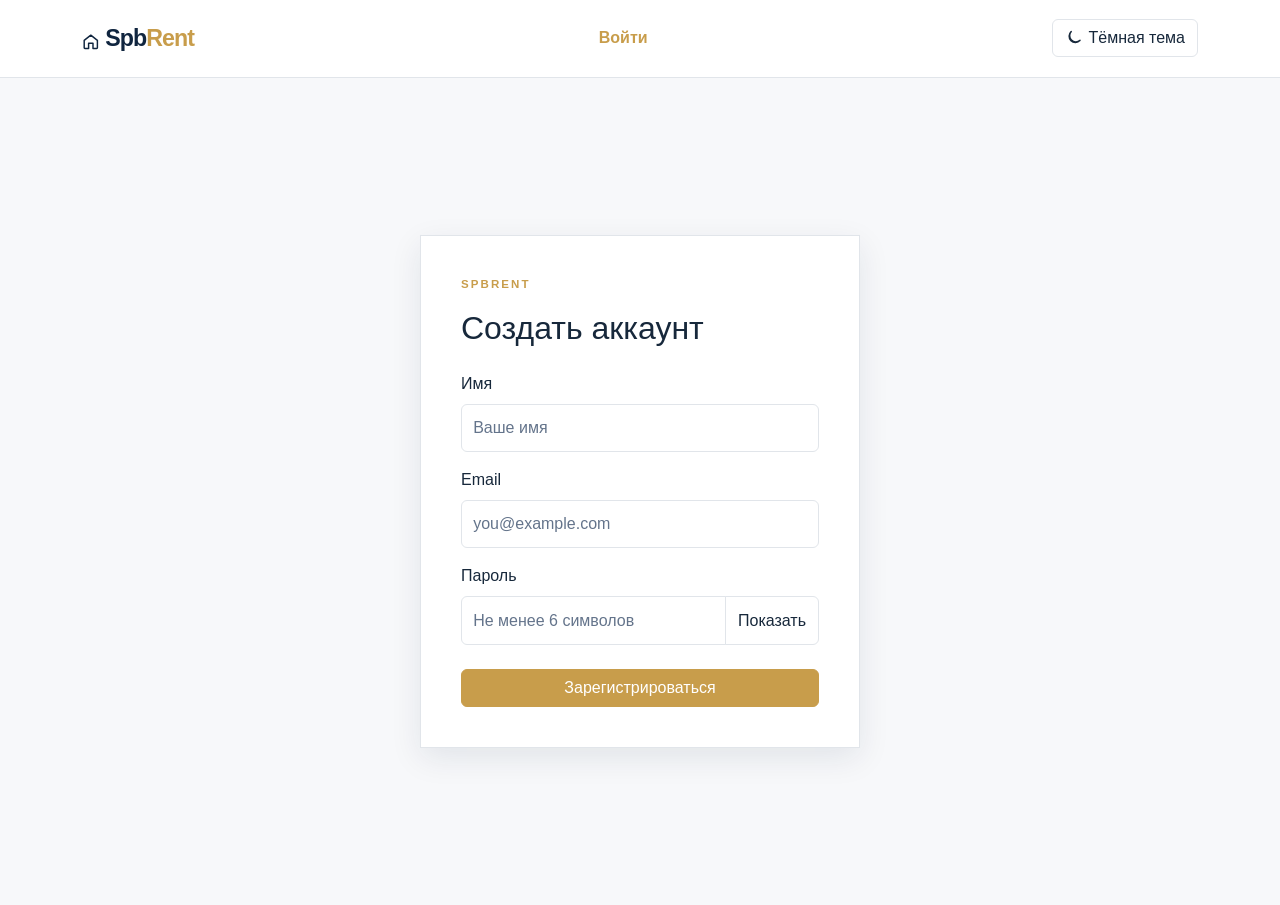
<file: labs/K3441/Михайлов_Юрий/lab2/register.html>
<!doctype html>
<html lang="ru">
<head>
    <meta charset="UTF-8">
    <meta name="viewport" content="width=device-width, initial-scale=1">
    <title>Регистрация — SpbRent</title>
    <link href="https://cdn.jsdelivr.net/npm/bootstrap@5.3.3/dist/css/bootstrap.min.css" rel="stylesheet">
    <link rel="stylesheet" href="css/style.css">
</head>
<body>
<nav aria-label="Основная навигация" class="navbar bg-white border-bottom">
    <div class="container py-2"><a class="navbar-brand brand" href="index.html">Spb<span>Rent</span></a><a
            href="login.html" class="link-gold">Войти</a><a href="account.html" class="link-gold ms-3 d-none" data-auth-link>Личный кабинет</a><a href="#" class="link-gold ms-3 d-none" data-logout>Выйти</a></div>
</nav>
<main class="auth-wrap">
    <div class="auth-card"><p class="eyebrow">SPBRENT</p>
        <h1 class="h2 mb-4">Создать аккаунт</h1>
        <form id="registerForm"><label class="form-label" for="registerName">Имя</label><input id="registerName" name="name" autocomplete="name" required
                                                                            class="form-control mb-3" type="text"
                                                                            placeholder="Ваше имя"><label
                class="form-label" for="registerEmail">Email</label><input id="registerEmail" name="email" autocomplete="email" required class="form-control mb-3" type="email"
                                                       placeholder="you@example.com"><label
                class="form-label" for="password">Пароль</label>
            <div class="input-group mb-4"><input id="password" name="password" required class="form-control"
                                                 type="password" placeholder="Не менее 6 символов">
                <button class="btn btn-outline-secondary" type="button" aria-controls="password" data-toggle-password="#password">Показать
                </button>
            </div>
            <button class="btn btn-gold w-100" type="submit">Зарегистрироваться</button>
        </form>
    </div>
</main>
<script src="js/theme.js"></script><script src="js/api.js"></script><script src="js/auth.js"></script><script src="js/properties.js"></script><script src="js/messages.js"></script><script src="js/app.js"></script>
</body>
</html>
</file>
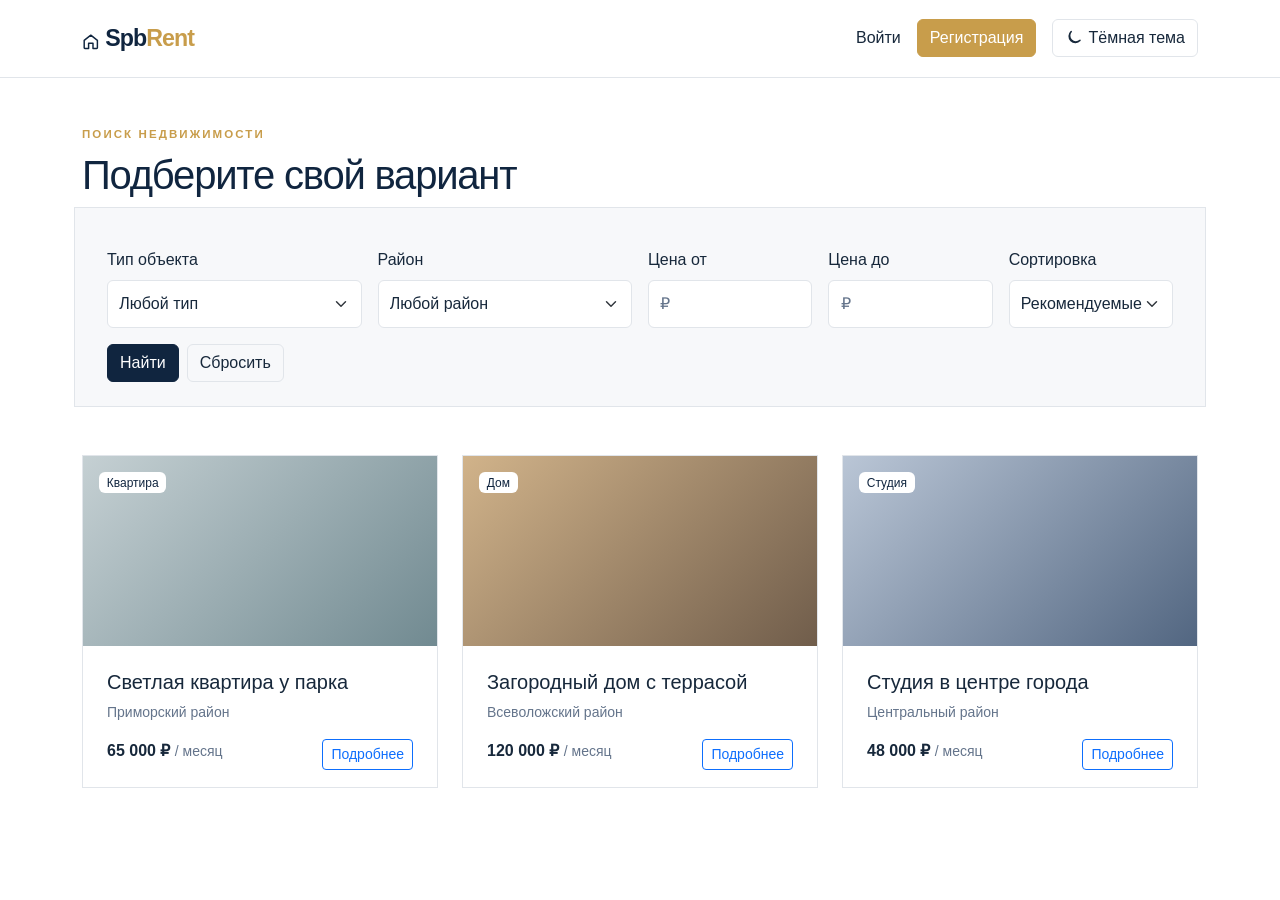
<file: labs/K3441/Михайлов_Юрий/lab2/search.html>
<!doctype html>
<html lang="ru">
<head>
    <meta charset="UTF-8">
    <meta name="viewport" content="width=device-width, initial-scale=1">
    <title>Поиск — SpbRent</title>
    <link href="https://cdn.jsdelivr.net/npm/bootstrap@5.3.3/dist/css/bootstrap.min.css" rel="stylesheet">
    <link rel="stylesheet" href="css/style.css">
</head>
<body>
<nav aria-label="Основная навигация" class="navbar bg-white border-bottom">
    <div class="container py-2"><a class="navbar-brand brand" href="index.html">Spb<span>Rent</span></a>
        <div class="ms-auto"><a class="nav-link d-inline-block me-3" href="login.html">Войти</a><a class="btn btn-gold"
                                                                                                   href="register.html">Регистрация</a>
            <a class="nav-link d-inline-block ms-3 d-none" href="account.html" data-auth-link>Личный кабинет</a>
            <a class="nav-link d-inline-block ms-3 d-none" href="#" data-logout>Выйти</a>
        </div>
    </div>
</nav>
<main class="container py-5"><p class="eyebrow mb-2">ПОИСК НЕДВИЖИМОСТИ</p>
    <h1 class="section-title mb-4">Подберите свой вариант</h1>
    <form id="filterForm" class="filter-box row g-3 mb-5">
        <div class="col-md-3"><label class="form-label" for="typeFilter">Тип объекта</label><select id="typeFilter" class="form-select">
            <option>Любой тип</option>
            <option>Квартира</option>
            <option>Дом</option>
            <option>Студия</option>
        </select></div>
        <div class="col-md-3"><label class="form-label" for="locationFilter">Район</label><select id="locationFilter" class="form-select">
            <option>Любой район</option>
            <option>Центральный</option>
            <option>Приморский</option>
            <option>Всеволожский</option>
        </select></div>
        <div class="col-md-2"><label class="form-label" for="minPrice">Цена от</label><input id="minPrice" class="form-control" aria-label="Минимальная цена"
                                                                              type="number" placeholder="₽"></div>
        <div class="col-md-2"><label class="form-label" for="maxPrice">Цена до</label><input id="maxPrice" class="form-control" aria-label="Максимальная цена"
                                                                              type="number" placeholder="₽"></div>
        <div class="col-md-2"><label class="form-label" for="sortFilter">Сортировка</label><select id="sortFilter" class="form-select">
            <option value="default">Рекомендуемые</option>
            <option value="cheap">Сначала дешевле</option>
            <option value="expensive">Сначала дороже</option>
        </select></div>
        <div class="col-md-2 d-flex align-items-end gap-2">
            <button class="btn btn-primary flex-grow-1" type="submit">Найти</button>
            <button id="resetFilter" class="btn btn-outline-secondary" type="button">Сбросить</button>
        </div>
    </form>
    <div class="row g-4" id="propertyCatalog">
        <div class="property-column col-md-6 col-lg-4">
            <article class="property-card" data-type="Квартира" data-location="Приморский" data-price="65000">
                <div class="property-image image-one"><span class="badge badge-soft">Квартира</span></div>
                <div class="p-4"><h2 class="h5">Светлая квартира у парка</h2>
                    <p class="text-muted small">Приморский район</p><strong>65 000 ₽ <small
                            class="text-muted fw-normal">/ месяц</small></strong><a
                            class="btn btn-outline-primary btn-sm float-end" href="property.html">Подробнее</a></div>
            </article>
        </div>
        <div class="property-column col-md-6 col-lg-4">
            <article class="property-card" data-type="Дом" data-location="Всеволожский" data-price="120000">
                <div class="property-image image-two"><span class="badge badge-soft">Дом</span></div>
                <div class="p-4"><h2 class="h5">Загородный дом с террасой</h2>
                    <p class="text-muted small">Всеволожский район</p><strong>120 000 ₽ <small
                            class="text-muted fw-normal">/ месяц</small></strong><a
                            class="btn btn-outline-primary btn-sm float-end" href="property.html">Подробнее</a></div>
            </article>
        </div>
        <div class="property-column col-md-6 col-lg-4">
            <article class="property-card" data-type="Студия" data-location="Центральный" data-price="48000">
                <div class="property-image image-three"><span class="badge badge-soft">Студия</span></div>
                <div class="p-4"><h2 class="h5">Студия в центре города</h2>
                    <p class="text-muted small">Центральный район</p><strong>48 000 ₽ <small
                            class="text-muted fw-normal">/ месяц</small></strong><a
                            class="btn btn-outline-primary btn-sm float-end" href="property.html">Подробнее</a></div>
            </article>
        </div>
    </div>
</main>
<script src="js/theme.js"></script><script src="js/api.js"></script><script src="js/auth.js"></script><script src="js/properties.js"></script><script src="js/messages.js"></script><script src="js/app.js"></script>
</body>
</html>
</file>
<file: labs/K3441/Михайлов_Юрий/lab1/css/style.css>
:root {
    --navy: #10253f;
    --navy-light: #1b3859;
    --gold: #c89d4b;
    --cream: #f7f8fa;
    --text: #17283b
}

body {
    font-family: Arial, sans-serif;
    color: var(--text);
    background: #fff
}

.brand {
    font-size: 1.45rem;
    font-weight: 700;
    letter-spacing: -.04em;
    color: var(--navy)
}

.brand span, h1 span {
    color: var(--gold)
}

.nav-link {
    color: var(--text)
}

.nav-link:hover, .link-gold {
    color: var(--gold)
}

.btn-primary {
    background: var(--navy);
    border-color: var(--navy)
}

.btn-primary:hover {
    background: var(--navy-light);
    border-color: var(--navy-light)
}

.btn-gold {
    background: var(--gold);
    border-color: var(--gold);
    color: #fff
}

.btn-gold:hover {
    background: #b28739;
    border-color: #b28739;
    color: #fff
}

.hero {
    background: var(--cream)
}

.eyebrow {
    font-size: .72rem;
    letter-spacing: .18em;
    font-weight: 700;
    color: var(--gold)
}

.hero h1 {
    color: var(--navy);
    letter-spacing: -.045em
}

.hero-card {
    min-height: 280px;
    padding: 2rem;
    background: var(--navy);
    color: #fff;
    display: flex;
    flex-direction: column;
    justify-content: end;
    position: relative
}

.hero-card:after {
    content: '⌂';
    position: absolute;
    right: 2rem;
    top: 1.5rem;
    font-size: 7rem;
    color: rgba(255, 255, 255, .08)
}

.hero-card-number {
    font-size: 5rem;
    line-height: 1;
    color: var(--gold);
    font-weight: 700;
    margin-bottom: auto
}

.section-title {
    color: var(--navy);
    letter-spacing: -.03em
}

.link-gold {
    text-decoration: none;
    font-weight: 600
}

.property-card {
    border: 1px solid #e6e9ed;
    background: #fff;
    transition: transform .2s, box-shadow .2s
}

.property-card:hover {
    transform: translateY(-3px);
    box-shadow: 0 10px 25px rgba(16, 37, 63, .09)
}

.property-image {
    height: 190px;
    background-size: cover;
    background-position: center;
    display: flex;
    align-items: flex-start;
    padding: 1rem
}

.image-one {
    background: linear-gradient(135deg, #c5d0d3, #718a91)
}

.image-two {
    background: linear-gradient(135deg, #d1b38a, #705d4b)
}

.image-three {
    background: linear-gradient(135deg, #bac6d6, #526681)
}

.badge-soft {
    background: #fff;
    color: var(--navy);
    font-weight: 500
}

.footer {
    background: var(--navy)
}

.filter-box {
    padding: 1.5rem;
    background: var(--cream);
    border: 1px solid #e6e9ed
}

.form-control, .form-select {
    border-color: #dce1e7;
    padding: .7rem
}

.auth-wrap {
    min-height: calc(100vh - 73px);
    display: flex;
    align-items: center;
    justify-content: center;
    background: var(--cream);
    padding: 2rem
}

.auth-card {
    width: 100%;
    max-width: 440px;
    background: #fff;
    padding: 2.5rem;
    border: 1px solid #e6e9ed;
    box-shadow: 0 10px 30px rgba(16, 37, 63, .06)
}

.detail-image {
    height: 420px
}

.chat-box {
    max-width: 760px;
    padding: 1.5rem;
    background: var(--cream);
    border: 1px solid #e6e9ed
}

.chat-history {
    display: flex;
    flex-direction: column;
    gap: .5rem
}

.chat-message {
    max-width: 75%;
    padding: .7rem 1rem;
    background: #fff;
    border: 1px solid #e1e5ea
}

.chat-message-own {
    align-self: flex-end;
    background: var(--navy);
    color: #fff
}
</file>
<file: labs/K3441/Михайлов_Юрий/lab2/css/style.css>
:root {
    color-scheme: light;
    --navy: #10253f;
    --navy-light: #1b3859;
    --gold: #c89d4b;
    --cream: #f7f8fa;
    --text: #17283b;
    --page-bg: #ffffff;
    --surface: #ffffff;
    --surface-muted: #f7f8fa;
    --border: #e1e5ea;
    --muted: #64748b;
    --shadow: rgba(16, 37, 63, .09)
}

:root[data-theme="dark"] {
    color-scheme: dark;
    --navy: #dce9f8;
    --navy-light: #c2d5ed;
    --gold: #e6bd6d;
    --cream: #182332;
    --text: #e5edf6;
    --page-bg: #101923;
    --surface: #192534;
    --surface-muted: #182332;
    --border: #344355;
    --muted: #b2c0d0;
    --shadow: rgba(0, 0, 0, .3)
}

body {
    font-family: Arial, sans-serif;
    color: var(--text);
    background: var(--page-bg)
}

.brand {
    font-size: 1.45rem;
    font-weight: 700;
    letter-spacing: -.04em;
    color: var(--navy)
}

.brand span, h1 span {
    color: var(--gold)
}

.nav-link {
    color: var(--text)
}

.nav-link:hover, .link-gold {
    color: var(--gold)
}

.btn-primary {
    background: var(--navy);
    border-color: var(--navy)
}

.btn-primary:hover {
    background: var(--navy-light);
    border-color: var(--navy-light)
}

.btn-gold {
    background: var(--gold);
    border-color: var(--gold);
    color: #fff
}

.btn-gold:hover {
    background: #b28739;
    border-color: #b28739;
    color: #fff
}

.hero {
    background: var(--cream)
}

.eyebrow {
    font-size: .72rem;
    letter-spacing: .18em;
    font-weight: 700;
    color: var(--gold)
}

.hero h1 {
    color: var(--navy);
    letter-spacing: -.045em
}

.hero-card {
    min-height: 280px;
    padding: 2rem;
    background: var(--navy);
    color: #fff;
    display: flex;
    flex-direction: column;
    justify-content: end;
    position: relative
}

.hero-card:after {
    content: '⌂';
    position: absolute;
    right: 2rem;
    top: 1.5rem;
    font-size: 7rem;
    color: rgba(255, 255, 255, .08)
}

.hero-card-number {
    font-size: 5rem;
    line-height: 1;
    color: var(--gold);
    font-weight: 700;
    margin-bottom: auto
}

.section-title {
    color: var(--navy);
    letter-spacing: -.03em
}

.link-gold {
    text-decoration: none;
    font-weight: 600
}

.property-card {
    border: 1px solid var(--border);
    background: var(--surface);
    transition: transform .2s, box-shadow .2s
}

.property-card:hover {
    transform: translateY(-3px);
    box-shadow: 0 10px 25px var(--shadow)
}

.property-image {
    height: 190px;
    background-size: cover;
    background-position: center;
    display: flex;
    align-items: flex-start;
    padding: 1rem
}

.image-one {
    background: linear-gradient(135deg, #c5d0d3, #718a91)
}

.image-two {
    background: linear-gradient(135deg, #d1b38a, #705d4b)
}

.image-three {
    background: linear-gradient(135deg, #bac6d6, #526681)
}

.badge-soft {
    background: var(--surface);
    color: var(--navy);
    font-weight: 500
}

.footer {
    background: var(--navy)
}

.filter-box {
    padding: 1.5rem;
    background: var(--cream);
    border: 1px solid var(--border)
}

.form-control, .form-select {
    border-color: var(--border);
    padding: .7rem
}

.auth-wrap {
    min-height: calc(100vh - 73px);
    display: flex;
    align-items: center;
    justify-content: center;
    background: var(--cream);
    padding: 2rem
}

.auth-card {
    width: 100%;
    max-width: 440px;
    background: var(--surface);
    padding: 2.5rem;
    border: 1px solid var(--border);
    box-shadow: 0 10px 30px var(--shadow)
}

.detail-image {
    height: 420px
}

.chat-box {
    max-width: 760px;
    padding: 1.5rem;
    background: var(--cream);
    border: 1px solid var(--border)
}

.chat-history {
    display: flex;
    flex-direction: column;
    gap: .5rem
}

.chat-message {
    max-width: 75%;
    padding: .7rem 1rem;
    background: var(--surface);
    border: 1px solid var(--border)
}

/* Shared accessible surfaces and controls */
body, .navbar, .modal-content, .list-group-item, .dropdown-menu {
    color: var(--text);
    background-color: var(--surface);
}

.navbar, .border-bottom, .property-card, .filter-box, .auth-card, .chat-box,
.list-group-item, .modal-content {
    border-color: var(--border) !important;
}

.text-muted { color: var(--muted) !important; }
.form-control, .form-select, .input-group-text {
    color: var(--text);
    background-color: var(--surface);
}
.form-control::placeholder { color: var(--muted); opacity: 1; }
.form-control:focus, .form-select:focus, button:focus-visible, a:focus-visible {
    outline: 3px solid var(--gold);
    outline-offset: 2px;
    box-shadow: 0 0 0 .2rem color-mix(in srgb, var(--gold) 30%, transparent);
}
.btn-outline-secondary { color: var(--text); border-color: var(--border); }
.theme-icon { width: 1.1rem; height: 1.1rem; vertical-align: -.18em; margin-right: .35rem; }
.detail-image { background-size: cover; background-position: center; }
.nav-icon { width: 1.1rem; height: 1.1rem; margin-right: .35rem; vertical-align: -.2em; fill: none; stroke: currentColor; stroke-width: 1.8; }
.property-image { position: relative; overflow: hidden; }
.property-svg-image { position: absolute; inset: 0; display: block; width: 100%; height: 100%; }
.property-image-badge { position: relative; z-index: 1; }

:root[data-theme="dark"] .navbar,
:root[data-theme="dark"] .bg-white,
:root[data-theme="dark"] .auth-card,
:root[data-theme="dark"] .list-group-item,
:root[data-theme="dark"] .modal-content {
    background-color: var(--surface) !important;
}
:root[data-theme="dark"] .text-dark,
:root[data-theme="dark"] .link-dark,
:root[data-theme="dark"] .navbar-brand,
:root[data-theme="dark"] .nav-link { color: var(--text) !important; }
:root[data-theme="dark"] .btn-close { filter: invert(1); }

@media (prefers-reduced-motion: reduce) {
    *, *::before, *::after { scroll-behavior: auto !important; animation-duration: .01ms !important; transition-duration: .01ms !important; }
}

.chat-message-own {
    align-self: flex-end;
    background: var(--navy);
    color: #fff
}
</file>
